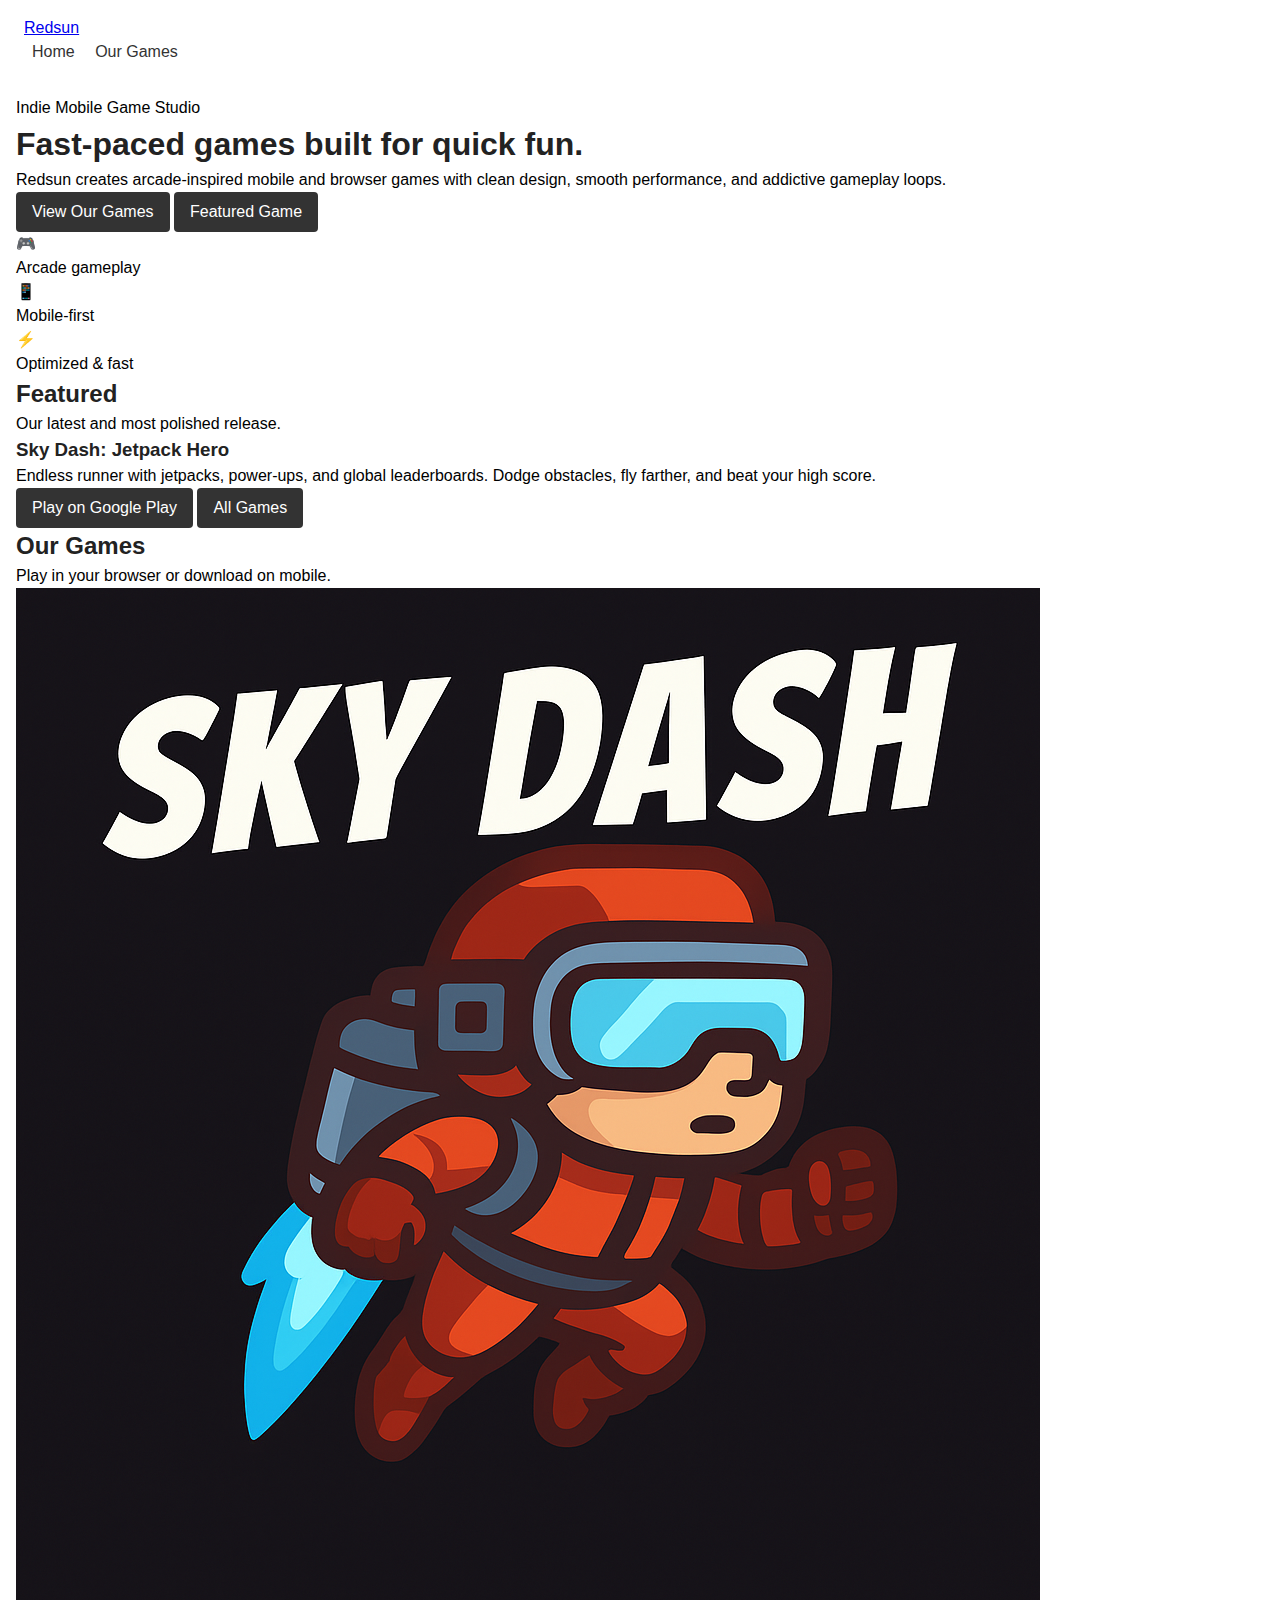
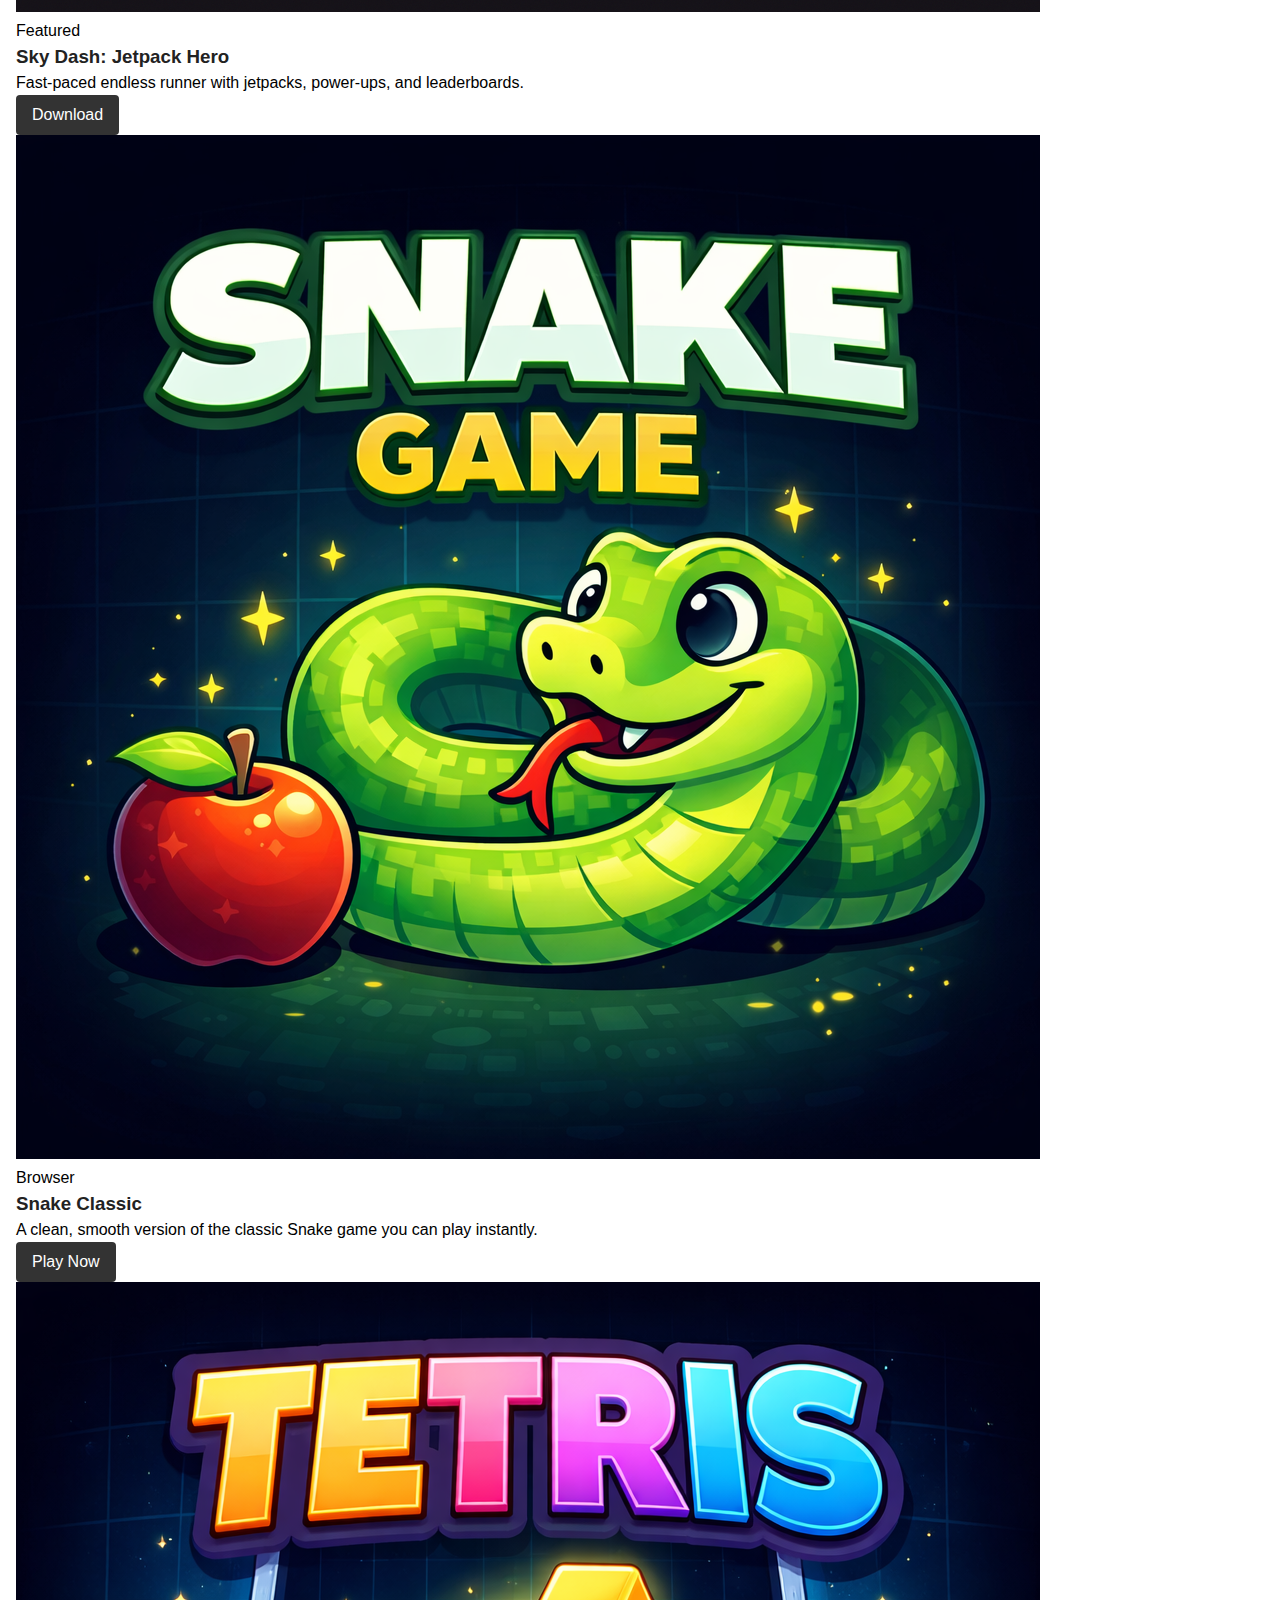
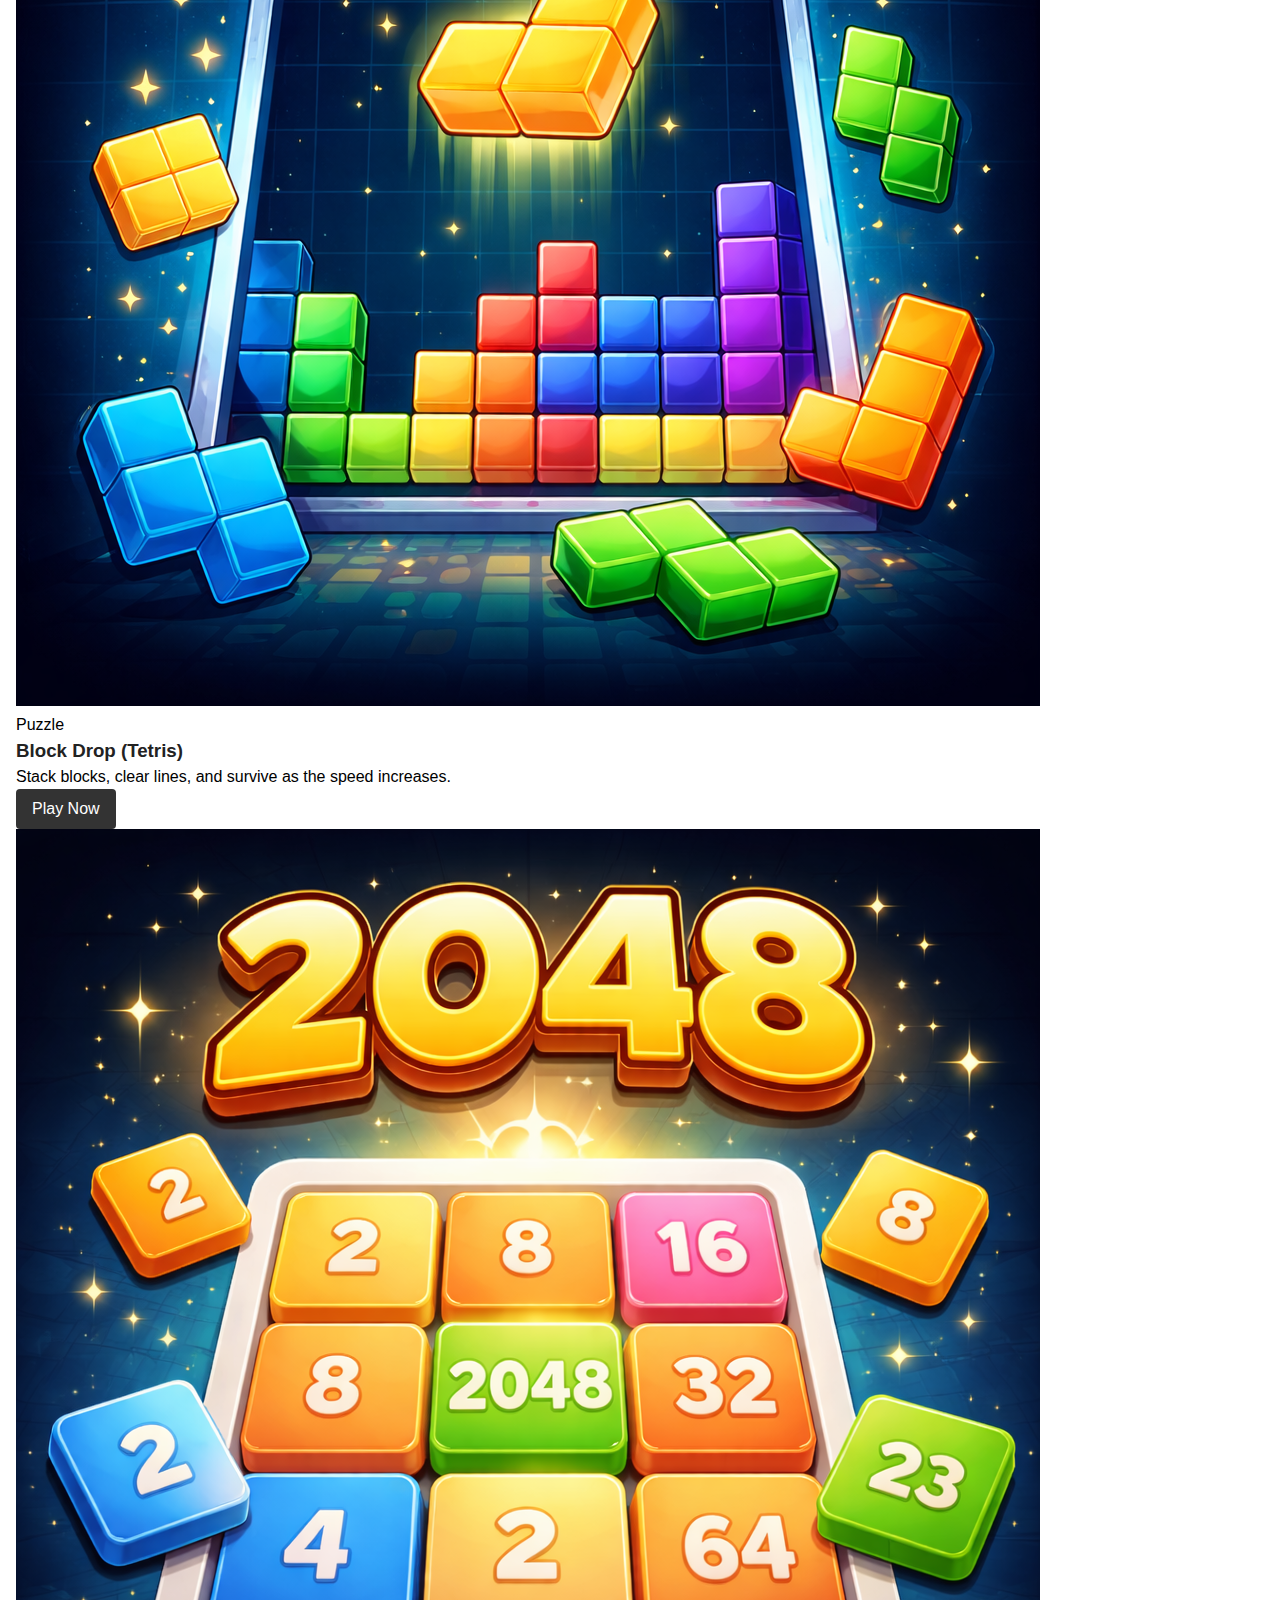
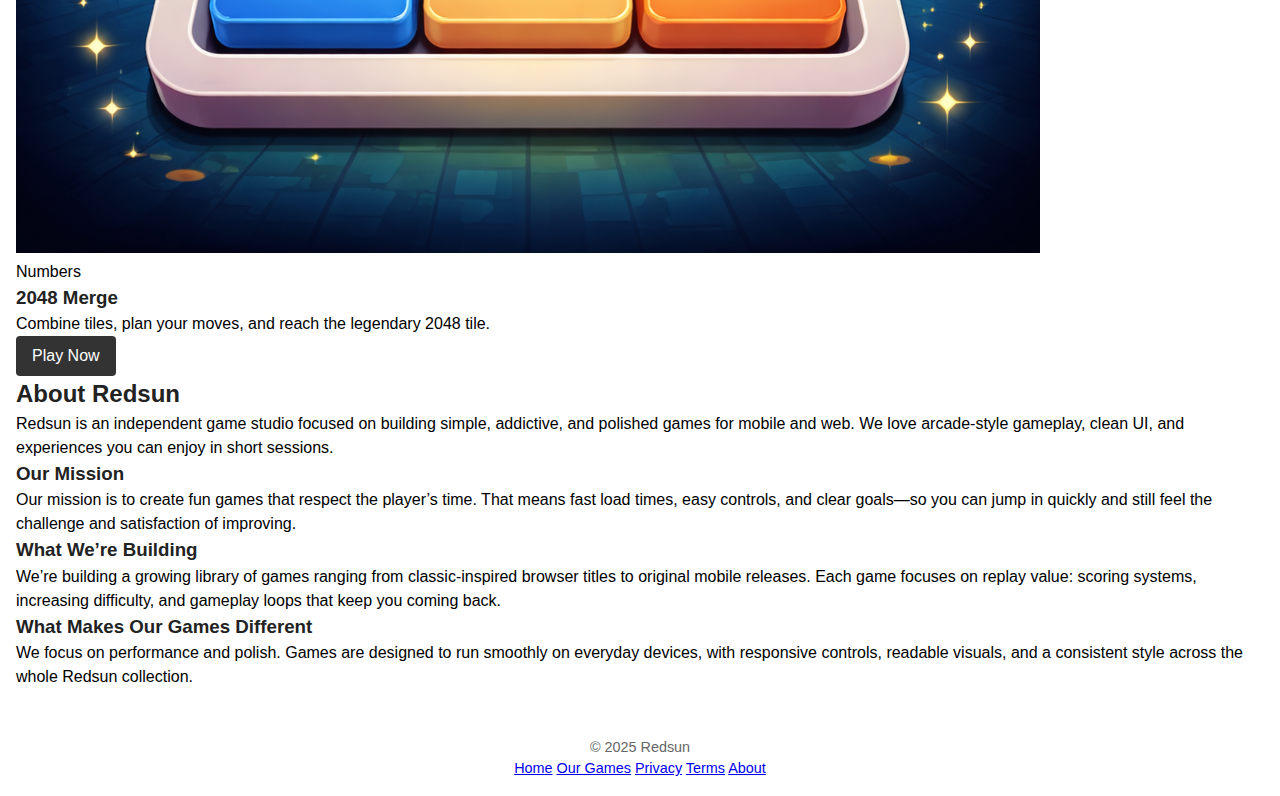
<file: index.html>
<!DOCTYPE html>
<html lang="en">
<head>
  <meta charset="UTF-8" />
  <meta name="viewport" content="width=device-width, initial-scale=1.0" />
  <title>Redsun — Mobile Game Studio</title>
  <link rel="stylesheet" href="assets/css/styles.css" />
  <script async src="https://pagead2.googlesyndication.com/pagead/js/adsbygoogle.js?client=ca-pub-1841213306697640"
  crossorigin="anonymous"></script>
</head>

<body>
  <!-- Top Nav -->
  <header class="topbar">
    <div class="container nav-wrap">
      <a class="brand" href="index.html">
        <span class="brand-dot"></span>
        <span class="brand-name">Redsun</span>
      </a>

      <nav class="nav">
        <a href="index.html" class="nav-link active">Home</a>
        <a href="apps.html" class="nav-link">Our Games</a>
      </nav>
    </div>
  </header>

  <main>
    <!-- HERO -->
    <section class="hero">
      <div class="container hero-grid">
        <div class="hero-left">
          <p class="pill">Indie Mobile Game Studio</p>
          <h1>Fast-paced games built for quick fun.</h1>
          <p class="subtext">
            Redsun creates arcade-inspired mobile and browser games with clean design,
            smooth performance, and addictive gameplay loops.
          </p>

          <div class="cta-row">
            <a href="apps.html" class="btn btn-primary">View Our Games</a>
            <a href="#featured" class="btn btn-ghost">Featured Game</a>
          </div>

          <div class="mini-stats">
            <div class="stat">
              <div class="stat-num">🎮</div>
              <div class="stat-text">Arcade gameplay</div>
            </div>
            <div class="stat">
              <div class="stat-num">📱</div>
              <div class="stat-text">Mobile-first</div>
            </div>
            <div class="stat">
              <div class="stat-num">⚡</div>
              <div class="stat-text">Optimized & fast</div>
            </div>
          </div>
        </div>

        <div class="hero-right">
          <div class="hero-card">
            <div class="glow"></div>
            <h2>Featured</h2>
            <p class="muted">
              Our latest and most polished release.
            </p>

            <h3 class="game-title">Sky Dash: Jetpack Hero</h3>
            <p class="muted">
              Endless runner with jetpacks, power-ups, and global leaderboards.
              Dodge obstacles, fly farther, and beat your high score.
            </p>

            <div class="btn-row">
              <a
                href="https://play.google.com/store/apps/details?id=redsun.skydash"
                target="_blank"
                class="btn btn-primary"
              >
                Play on Google Play
              </a>
              <a href="apps.html" class="btn btn-ghost">All Games</a>
            </div>
          </div>
        </div>
      </div>
    </section>

    <!-- FEATURED GAMES -->
    <section class="section" id="featured">
      <div class="container">
        <div class="section-head">
          <h2>Our Games</h2>
          <p class="muted">
            Play in your browser or download on mobile.
          </p>
        </div>

        <div class="games-grid">
          <!-- Sky Dash -->
          <article class="game-card">
            <div class="game-thumb">
              <img src="assets/images/sky-dash.png" alt="Sky Dash: Jetpack Hero">
            </div>
            <span class="tag tag-hot">Featured</span>
            <h3 class="game-title">Sky Dash: Jetpack Hero</h3>
            <p class="muted">
              Fast-paced endless runner with jetpacks, power-ups, and leaderboards.
            </p>
            <a
              href="https://play.google.com/store/apps/details?id=redsun.skydash"
              target="_blank"
              class="btn btn-primary"
            >
              Download
            </a>
          </article>

          <!-- Snake -->
          <article class="game-card">
            <div class="game-thumb">
              <img src="assets/images/snake.png" alt="Snake Classic">
            </div>
            <span class="tag">Browser</span>
            <h3 class="game-title">Snake Classic</h3>
            <p class="muted">
              A clean, smooth version of the classic Snake game you can play instantly.
            </p>
            <a href="snake.html" class="btn btn-primary">Play Now</a>
          </article>

          <!-- Tetris -->
          <article class="game-card">
            <div class="game-thumb">
              <img src="assets/images/tetris.png" alt="Block Drop">
            </div>
            <span class="tag">Puzzle</span>
            <h3 class="game-title">Block Drop (Tetris)</h3>
            <p class="muted">
              Stack blocks, clear lines, and survive as the speed increases.
            </p>
            <a href="tetris.html" class="btn btn-primary">Play Now</a>
          </article>

          <!-- 2048 -->
          <article class="game-card">
            <div class="game-thumb">
              <img src="assets/images/2048.png" alt="2048 Merge">
            </div>
            <span class="tag">Numbers</span>
            <h3 class="game-title">2048 Merge</h3>
            <p class="muted">
              Combine tiles, plan your moves, and reach the legendary 2048 tile.
            </p>
            <a href="2048.html" class="btn btn-primary">Play Now</a>
          </article>
        </div>
      </div>
    </section>
  </main>
  
  <section class="section" id="about">
  <div class="container">
    <div class="section-head">
      <h2>About Redsun</h2>
      <p class="muted">
        Redsun is an independent game studio focused on building simple, addictive, and polished games for mobile and web.
        We love arcade-style gameplay, clean UI, and experiences you can enjoy in short sessions.
      </p>
    </div>

    <div class="games-grid">
      <article class="game-card">
        <h3 class="game-title">Our Mission</h3>
        <p class="muted">
          Our mission is to create fun games that respect the player’s time. That means fast load times, easy controls,
          and clear goals—so you can jump in quickly and still feel the challenge and satisfaction of improving.
        </p>
      </article>

      <article class="game-card">
        <h3 class="game-title">What We’re Building</h3>
        <p class="muted">
          We’re building a growing library of games ranging from classic-inspired browser titles to original mobile releases.
          Each game focuses on replay value: scoring systems, increasing difficulty, and gameplay loops that keep you coming back.
        </p>
      </article>

      <article class="game-card">
        <h3 class="game-title">What Makes Our Games Different</h3>
        <p class="muted">
          We focus on performance and polish. Games are designed to run smoothly on everyday devices, with responsive controls,
          readable visuals, and a consistent style across the whole Redsun collection.
        </p>
      </article>
    </div>
  </div>
</section>

  <footer class="footer">
    <div class="container footer-wrap">
      <p class="muted">© 2025 Redsun</p>
      <div class="footer-links">
        <a href="index.html">Home</a>
        <a href="apps.html">Our Games</a>
        <a href="privacy.html">Privacy</a>
        <a href="terms.html">Terms</a>
        <a href="about.html">About</a>
      </div>
    </div>
  </footer>
</body>
</html>
</file>
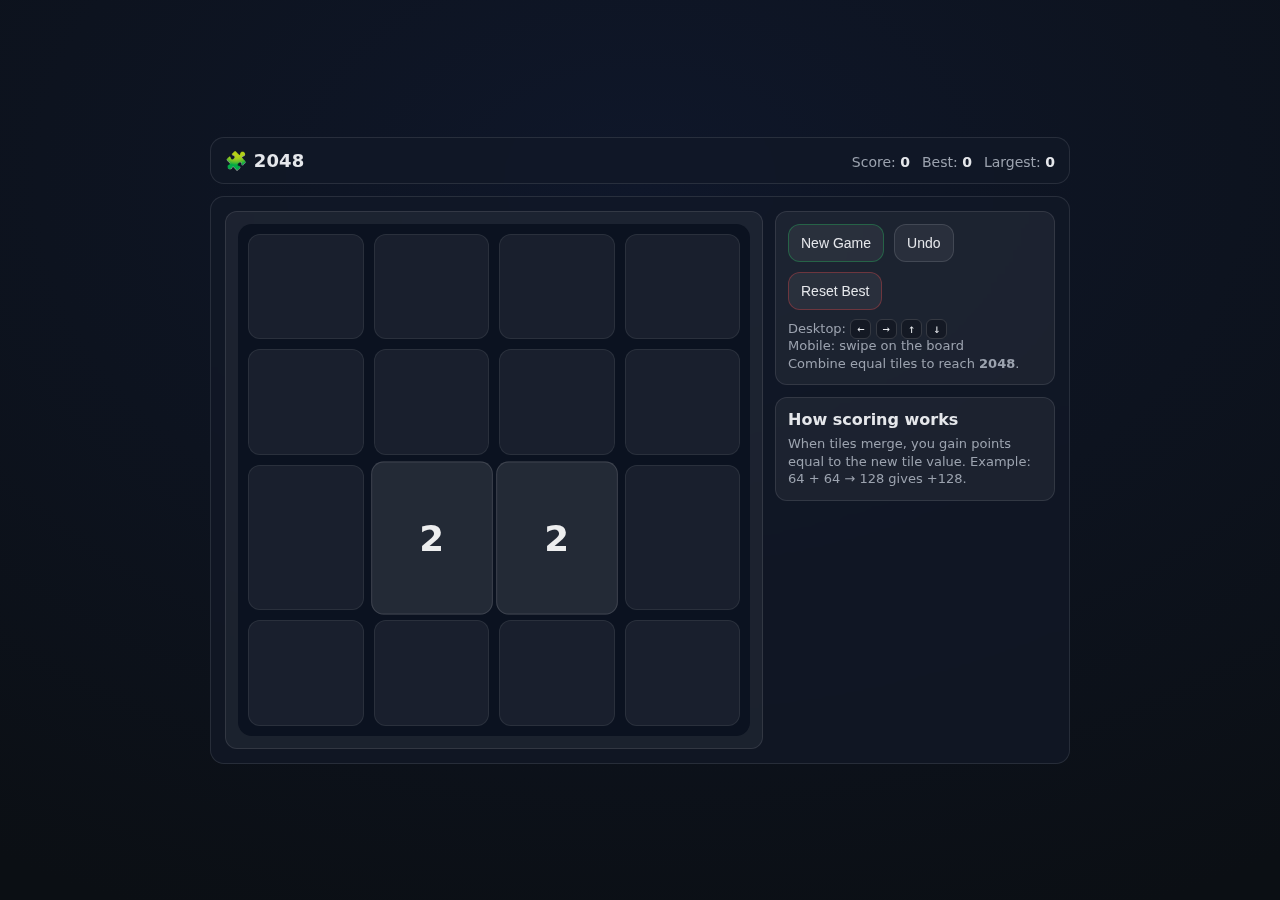
<file: 2048.html>
<!doctype html>
<html lang="en">
<head>
  <meta charset="utf-8"/>
  <meta name="viewport" content="width=device-width, initial-scale=1"/>
  <title>2048</title>
  <style>
    :root{
      --bg:#0b0f14;
      --panel:#111827;
      --text:#e5e7eb;
      --muted:#9ca3af;
      --border: rgba(255,255,255,0.10);

      --board:#0b1220;
      --cell: rgba(255,255,255,0.06);
      --cell-border: rgba(255,255,255,0.08);

      --btn: rgba(255,255,255,0.06);
      --btn-border: rgba(255,255,255,0.12);
      --accent: #22c55e;
      --danger: #ef4444;
    }

    *{ box-sizing:border-box; }
    body{
      margin:0;
      min-height:100vh;
      display:grid;
      place-items:center;
      padding:16px;
      background: radial-gradient(1200px 800px at 50% 20%, #0f172a, var(--bg));
      color:var(--text);
      font-family: system-ui,-apple-system,Segoe UI,Roboto,Arial,sans-serif;
    }
    .wrap{ width:min(860px,100%); display:grid; gap:12px; }
    header{
      display:flex; justify-content:space-between; align-items:baseline; gap:12px;
      padding:12px 14px;
      border:1px solid var(--border);
      border-radius:14px;
      background: rgba(17,24,39,0.75);
      backdrop-filter: blur(8px);
    }
    header h1{ margin:0; font-size:18px; letter-spacing:0.2px; }
    .stats{
      display:flex; gap:12px; flex-wrap:wrap;
      color:var(--muted); font-size:14px;
      justify-content:flex-end;
    }
    .stats b{ color:var(--text); }

    .panel{
      display:grid; gap:12px;
      padding:14px;
      border:1px solid var(--border);
      border-radius:14px;
      background: rgba(17,24,39,0.75);
      backdrop-filter: blur(8px);
    }

    .layout{
      display:grid;
      grid-template-columns: 1fr 280px;
      gap:12px;
      align-items:start;
    }
    @media (max-width: 860px){
      .layout{ grid-template-columns: 1fr; }
    }

    .board-wrap{
      border:1px solid var(--border);
      border-radius:12px;
      background: rgba(255,255,255,0.05);
      padding:12px;
    }

    .board{
      width: min(520px, 100%);
      aspect-ratio: 1 / 1;
      background: var(--board);
      border-radius: 14px;
      padding: 10px;
      display:grid;
      grid-template-columns: repeat(4, 1fr);
      gap: 10px;
      margin: 0 auto;
      position: relative;
      touch-action: none; /* for swipe */
    }

    .cell{
      background: var(--cell);
      border: 1px solid var(--cell-border);
      border-radius: 12px;
      display:grid;
      place-items:center;
      font-weight:800;
      font-size: clamp(18px, 4vw, 34px);
      color: rgba(255,255,255,0.92);
      user-select:none;
      transition: transform .08s ease, background .15s ease, border-color .15s ease;
    }

    .cell.pop { transform: scale(1.05); }

    .side{
      display:grid;
      gap:12px;
    }
    .box{
      border:1px solid var(--border);
      border-radius:12px;
      background: rgba(255,255,255,0.05);
      padding:12px;
    }
    .controls{
      display:flex; gap:10px; flex-wrap:wrap; align-items:center;
    }
    button{
      border:1px solid var(--btn-border);
      background: var(--btn);
      color: var(--text);
      padding: 10px 12px;
      border-radius: 12px;
      font-size: 14px;
      cursor: pointer;
    }
    button:hover{ border-color: rgba(255,255,255,0.22); }
    button.primary{ border-color: rgba(34,197,94,0.35); }
    button.primary:hover{ border-color: rgba(34,197,94,0.6); }
    button.danger{ border-color: rgba(239,68,68,0.35); }
    button.danger:hover{ border-color: rgba(239,68,68,0.6); }

    .hint{
      color: var(--muted);
      font-size: 13px;
      line-height: 1.35;
    }
    .kbd{
      font-family: ui-monospace, SFMono-Regular, Menlo, Consolas, monospace;
      font-size: 12px;
      padding: 2px 6px;
      border-radius: 6px;
      border: 1px solid rgba(255,255,255,0.14);
      background: rgba(0,0,0,0.25);
      color: var(--text);
    }

    .overlay{
      position:absolute;
      inset: 10px;
      display:none;
      border-radius: 14px;
      background: rgba(0,0,0,0.55);
      border: 1px solid rgba(255,255,255,0.10);
      place-items:center;
      text-align:center;
      padding: 18px;
    }
    .overlay.show{ display:grid; }
    .overlay h2{ margin:0 0 8px 0; font-size: 34px; }
    .overlay p{ margin:0 0 14px 0; color: rgba(255,255,255,0.85); }
  </style>
</head>
<body>
  <div class="wrap">
    <header>
      <h1>🧩 2048</h1>
      <div class="stats">
        <div>Score: <b id="score">0</b></div>
        <div>Best: <b id="best">0</b></div>
        <div>Largest: <b id="largest">0</b></div>
      </div>
    </header>

    <div class="panel">
      <div class="layout">
        <div class="board-wrap">
          <div id="board" class="board" aria-label="2048 board">
            <!-- cells injected -->
            <div id="overlay" class="overlay" role="dialog" aria-live="polite">
              <div>
                <h2 id="ovTitle">Game Over</h2>
                <p id="ovText">No more moves.</p>
                <div class="controls" style="justify-content:center;">
                  <button class="primary" id="againBtn">Play Again</button>
                </div>
              </div>
            </div>
          </div>
        </div>

        <div class="side">
          <div class="box">
            <div class="controls">
              <button class="primary" id="newBtn">New Game</button>
              <button id="undoBtn">Undo</button>
              <button class="danger" id="resetBestBtn">Reset Best</button>
            </div>
            <div class="hint" style="margin-top:10px;">
              Desktop: <span class="kbd">←</span> <span class="kbd">→</span> <span class="kbd">↑</span> <span class="kbd">↓</span><br/>
              Mobile: swipe on the board<br/>
              Combine equal tiles to reach <b>2048</b>.
            </div>
          </div>

          <div class="box">
            <div style="font-weight:800; margin-bottom:6px;">How scoring works</div>
            <div class="hint">
              When tiles merge, you gain points equal to the new tile value.
              Example: 64 + 64 → 128 gives +128.
            </div>
          </div>
        </div>
      </div>
    </div>
  </div>

<script>
(() => {
  const SIZE = 4;

  const boardEl = document.getElementById("board");
  const overlayEl = document.getElementById("overlay");
  const ovTitleEl = document.getElementById("ovTitle");
  const ovTextEl  = document.getElementById("ovText");

  const scoreEl   = document.getElementById("score");
  const bestEl    = document.getElementById("best");
  const largestEl = document.getElementById("largest");

  const newBtn = document.getElementById("newBtn");
  const undoBtn = document.getElementById("undoBtn");
  const resetBestBtn = document.getElementById("resetBestBtn");
  const againBtn = document.getElementById("againBtn");

  // Create 16 cell divs
  const cells = [];
  for (let i = 0; i < SIZE * SIZE; i++) {
    const d = document.createElement("div");
    d.className = "cell";
    d.textContent = "";
    boardEl.appendChild(d);
    cells.push(d);
  }

  // Game state
  let grid, score, best, largest;
  let prevState = null; // for undo
  let won = false;

  function loadBest() {
    const v = localStorage.getItem("g2048_best");
    best = v ? Number(v) : 0;
    bestEl.textContent = best;
  }
  function saveBest() {
    localStorage.setItem("g2048_best", String(best));
    bestEl.textContent = best;
  }

  function emptyGrid() {
    return Array.from({ length: SIZE }, () => Array(SIZE).fill(0));
  }

  function cloneState() {
    return {
      grid: grid.map(r => r.slice()),
      score,
      largest,
      won
    };
  }
  function restoreState(s) {
    grid = s.grid.map(r => r.slice());
    score = s.score;
    largest = s.largest;
    won = s.won;
    updateHUD();
    render(true);
  }

  function randEmptyCell() {
    const empties = [];
    for (let r = 0; r < SIZE; r++) {
      for (let c = 0; c < SIZE; c++) {
        if (grid[r][c] === 0) empties.push([r,c]);
      }
    }
    if (empties.length === 0) return null;
    return empties[(Math.random() * empties.length) | 0];
  }

  function addRandomTile() {
    const spot = randEmptyCell();
    if (!spot) return false;
    const [r,c] = spot;
    grid[r][c] = Math.random() < 0.9 ? 2 : 4;
    return true;
  }

  function newGame() {
    grid = emptyGrid();
    score = 0;
    largest = 0;
    won = false;
    prevState = null;
    overlay(false);

    addRandomTile();
    addRandomTile();
    updateHUD();
    render(true);
  }

  function updateHUD() {
    scoreEl.textContent = score;
    largestEl.textContent = largest;
    if (score > best) { best = score; saveBest(); }
  }

  function overlay(show, title="Game Over", text="No more moves.") {
    overlayEl.classList.toggle("show", !!show);
    ovTitleEl.textContent = title;
    ovTextEl.textContent = text;
  }

  function tileStyle(v) {
    // 2048-like palette but dark-theme friendly
    const map = {
      0:  { bg: "rgba(255,255,255,0.06)", border: "rgba(255,255,255,0.08)", color: "rgba(255,255,255,0.0)" },
      2:  { bg: "rgba(255,255,255,0.10)", border: "rgba(255,255,255,0.12)", color: "rgba(255,255,255,0.92)" },
      4:  { bg: "rgba(96,165,250,0.18)", border: "rgba(96,165,250,0.25)", color: "rgba(255,255,255,0.94)" },
      8:  { bg: "rgba(52,211,153,0.22)", border: "rgba(52,211,153,0.30)", color: "rgba(255,255,255,0.95)" },
      16: { bg: "rgba(251,146,60,0.26)", border: "rgba(251,146,60,0.35)", color: "rgba(255,255,255,0.96)" },
      32: { bg: "rgba(248,113,113,0.28)", border: "rgba(248,113,113,0.38)", color: "rgba(255,255,255,0.96)" },
      64: { bg: "rgba(167,139,250,0.30)", border: "rgba(167,139,250,0.42)", color: "rgba(255,255,255,0.97)" },
      128:{ bg: "rgba(34,197,94,0.30)", border: "rgba(34,197,94,0.45)", color: "rgba(255,255,255,0.98)" },
      256:{ bg: "rgba(59,130,246,0.34)", border: "rgba(59,130,246,0.48)", color: "rgba(255,255,255,0.98)" },
      512:{ bg: "rgba(245,158,11,0.36)", border: "rgba(245,158,11,0.50)", color: "rgba(255,255,255,0.98)" },
      1024:{ bg:"rgba(239,68,68,0.38)", border:"rgba(239,68,68,0.55)", color:"rgba(255,255,255,0.98)" },
      2048:{ bg:"rgba(34,197,94,0.45)", border:"rgba(34,197,94,0.70)", color:"rgba(255,255,255,0.99)" }
    };
    if (map[v]) return map[v];
    // beyond 2048
    return { bg:"rgba(255,255,255,0.20)", border:"rgba(255,255,255,0.30)", color:"rgba(255,255,255,0.99)" };
  }

  function render(pop=false) {
    let idx = 0;
    for (let r = 0; r < SIZE; r++) {
      for (let c = 0; c < SIZE; c++) {
        const v = grid[r][c];
        const cell = cells[idx++];
        const s = tileStyle(v);

        cell.style.background = s.bg;
        cell.style.borderColor = s.border;
        cell.style.color = s.color;

        cell.textContent = v === 0 ? "" : String(v);

        if (pop && v !== 0) {
          cell.classList.remove("pop");
          // force reflow
          void cell.offsetWidth;
          cell.classList.add("pop");
        } else {
          cell.classList.remove("pop");
        }
      }
    }
  }

  function canMove() {
    // Any empty
    for (let r = 0; r < SIZE; r++) for (let c = 0; c < SIZE; c++) if (grid[r][c] === 0) return true;
    // Any mergeable adjacent
    for (let r = 0; r < SIZE; r++) {
      for (let c = 0; c < SIZE; c++) {
        const v = grid[r][c];
        if (r + 1 < SIZE && grid[r+1][c] === v) return true;
        if (c + 1 < SIZE && grid[r][c+1] === v) return true;
      }
    }
    return false;
  }

  function slideAndMerge(line) {
    // line: array of 4 numbers
    const filtered = line.filter(v => v !== 0);
    const out = [];
    let gained = 0;

    for (let i = 0; i < filtered.length; i++) {
      if (i + 1 < filtered.length && filtered[i] === filtered[i+1]) {
        const nv = filtered[i] * 2;
        out.push(nv);
        gained += nv;
        i++;
      } else {
        out.push(filtered[i]);
      }
    }

    while (out.length < SIZE) out.push(0);
    return { out, gained };
  }

  function move(dir) {
    // dir: "left" "right" "up" "down"
    const before = grid.map(r => r.slice());
    const beforeScore = score;
    const beforeLargest = largest;
    const beforeWon = won;

    let moved = false;
    let gainedTotal = 0;

    const applyLine = (getter, setter) => {
      const line = [];
      for (let i = 0; i < SIZE; i++) line.push(getter(i));
      const { out, gained } = slideAndMerge(line);
      gainedTotal += gained;

      for (let i = 0; i < SIZE; i++) {
        if (setter(i, out[i])) moved = true;
      }
    };

    if (dir === "left") {
      for (let r = 0; r < SIZE; r++) {
        applyLine(
          (i) => grid[r][i],
          (i, v) => {
            const changed = grid[r][i] !== v;
            grid[r][i] = v;
            return changed;
          }
        );
      }
    } else if (dir === "right") {
      for (let r = 0; r < SIZE; r++) {
        applyLine(
          (i) => grid[r][SIZE - 1 - i],
          (i, v) => {
            const c = SIZE - 1 - i;
            const changed = grid[r][c] !== v;
            grid[r][c] = v;
            return changed;
          }
        );
      }
    } else if (dir === "up") {
      for (let c = 0; c < SIZE; c++) {
        applyLine(
          (i) => grid[i][c],
          (i, v) => {
            const changed = grid[i][c] !== v;
            grid[i][c] = v;
            return changed;
          }
        );
      }
    } else if (dir === "down") {
      for (let c = 0; c < SIZE; c++) {
        applyLine(
          (i) => grid[SIZE - 1 - i][c],
          (i, v) => {
            const r = SIZE - 1 - i;
            const changed = grid[r][c] !== v;
            grid[r][c] = v;
            return changed;
          }
        );
      }
    }

    // If nothing changed, revert "moved" flag
    if (!moved) {
      grid = before;
      score = beforeScore;
      largest = beforeLargest;
      won = beforeWon;
      return false;
    }

    // Save previous state for undo
    prevState = { grid: before, score: beforeScore, largest: beforeLargest, won: beforeWon };

    score += gainedTotal;

    // update largest + win check
    largest = Math.max(largest, ...grid.flat());
    if (!won && grid.flat().some(v => v >= 2048)) {
      won = true;
      overlay(true, "You Win!", "Keep going for a bigger score.");
      // auto-hide after a moment (still playable)
      setTimeout(() => overlay(false), 1200);
    } else {
      overlay(false);
    }

    addRandomTile();
    largest = Math.max(largest, ...grid.flat());
    updateHUD();
    render(true);

    if (!canMove()) {
      overlay(true, "Game Over", "No more moves.");
    }

    return true;
  }

  function undo() {
    if (!prevState) return;
    restoreState(prevState);
    prevState = null;
    overlay(false);
  }

  // Keyboard
  document.addEventListener("keydown", (e) => {
    const k = e.key;
    if (overlayEl.classList.contains("show") && (k === "Enter" || k === " ")) {
      newGame();
      return;
    }
    if (k === "ArrowLeft") { e.preventDefault(); move("left"); }
    else if (k === "ArrowRight") { e.preventDefault(); move("right"); }
    else if (k === "ArrowUp") { e.preventDefault(); move("up"); }
    else if (k === "ArrowDown") { e.preventDefault(); move("down"); }
    else if (k.toLowerCase() === "u") { undo(); }
    else if (k.toLowerCase() === "n") { newGame(); }
  }, { passive:false });

  // Touch swipe
  let sx = 0, sy = 0, tracking = false;
  boardEl.addEventListener("pointerdown", (e) => {
    tracking = true;
    sx = e.clientX;
    sy = e.clientY;
    boardEl.setPointerCapture(e.pointerId);
  });
  boardEl.addEventListener("pointerup", (e) => {
    if (!tracking) return;
    tracking = false;
    const dx = e.clientX - sx;
    const dy = e.clientY - sy;
    const ax = Math.abs(dx), ay = Math.abs(dy);
    const TH = 24; // threshold
    if (Math.max(ax, ay) < TH) return;

    if (ax > ay) move(dx > 0 ? "right" : "left");
    else move(dy > 0 ? "down" : "up");
  });

  // Buttons
  newBtn.addEventListener("click", newGame);
  undoBtn.addEventListener("click", undo);
  resetBestBtn.addEventListener("click", () => {
    best = 0;
    saveBest();
    updateHUD();
  });
  againBtn.addEventListener("click", newGame);

  // Init
  loadBest();
  newGame();
})();
</script>
</body>
</html>
</file>
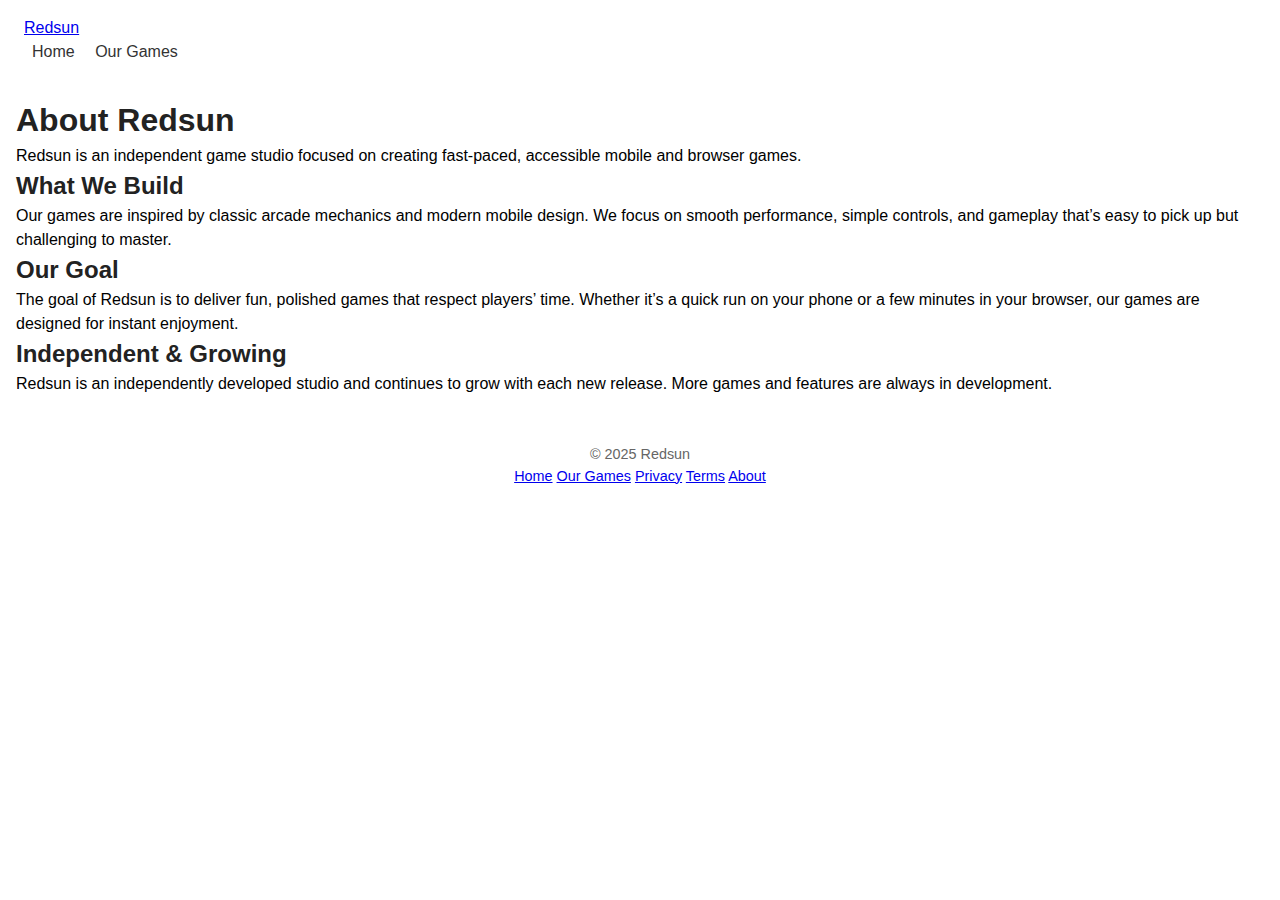
<file: about.html>
<!DOCTYPE html>
<html lang="en">
<head>
  <meta charset="UTF-8" />
  <meta name="viewport" content="width=device-width, initial-scale=1.0" />
  <title>About — Redsun</title>
  <link rel="stylesheet" href="assets/css/styles.css" />
</head>

<body>
  <header class="topbar">
    <div class="container nav-wrap">
      <a class="brand" href="index.html">
        <span class="brand-dot"></span>
        <span class="brand-name">Redsun</span>
      </a>
      <nav class="nav">
        <a href="index.html" class="nav-link">Home</a>
        <a href="apps.html" class="nav-link">Our Games</a>
      </nav>
    </div>
  </header>

  <main class="section">
    <div class="container">
      <h1>About Redsun</h1>

      <p class="muted">
        Redsun is an independent game studio focused on creating fast-paced,
        accessible mobile and browser games.
      </p>

      <h2>What We Build</h2>
      <p class="muted">
        Our games are inspired by classic arcade mechanics and modern mobile design.
        We focus on smooth performance, simple controls, and gameplay that’s easy to pick up
        but challenging to master.
      </p>

      <h2>Our Goal</h2>
      <p class="muted">
        The goal of Redsun is to deliver fun, polished games that respect players’ time.
        Whether it’s a quick run on your phone or a few minutes in your browser,
        our games are designed for instant enjoyment.
      </p>

      <h2>Independent & Growing</h2>
      <p class="muted">
        Redsun is an independently developed studio and continues to grow with each new release.
        More games and features are always in development.
      </p>
    </div>
  </main>

  <footer class="footer">
    <div class="container footer-wrap">
      <p class="muted">© 2025 Redsun</p>
      <div class="footer-links">
        <a href="index.html">Home</a>
        <a href="apps.html">Our Games</a>
        <a href="privacy.html">Privacy</a>
        <a href="terms.html">Terms</a>
        <a href="about.html">About</a>
      </div>
    </div>
  </footer>
</body>
</html>
</file>
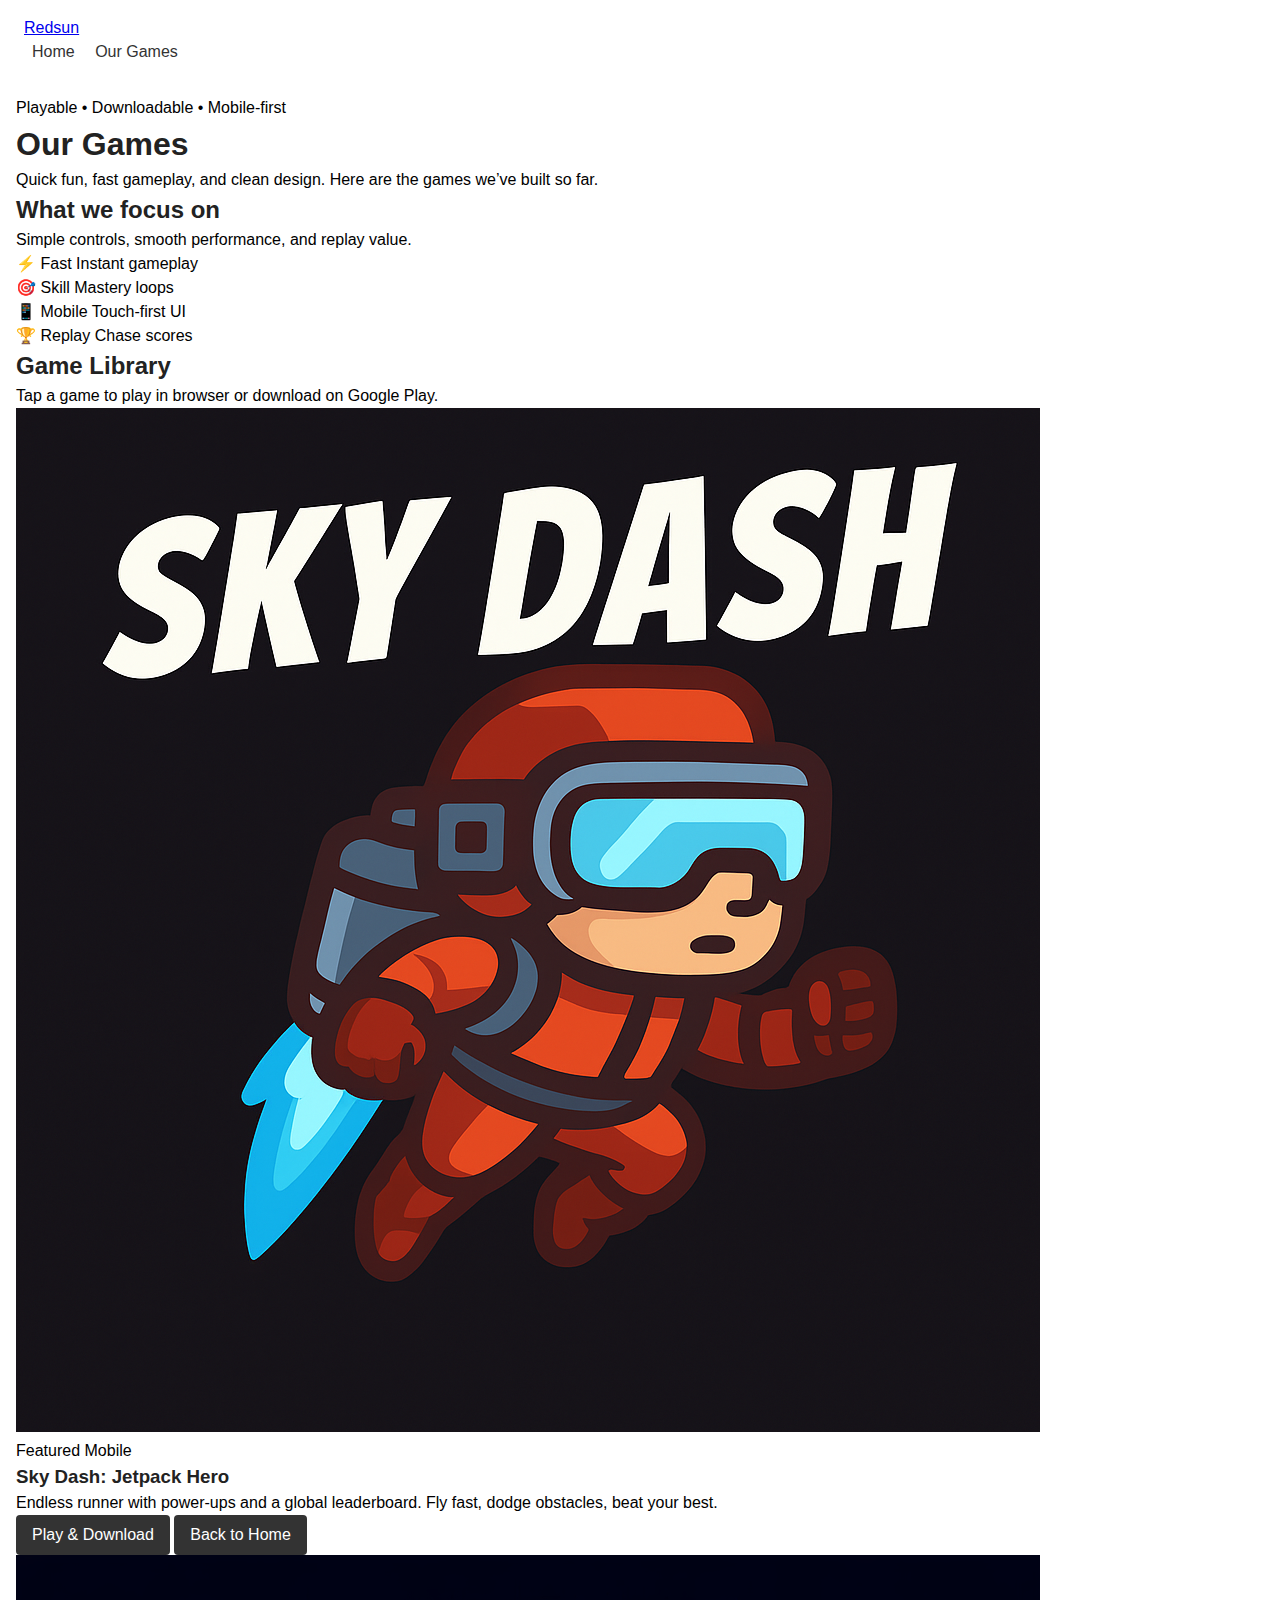
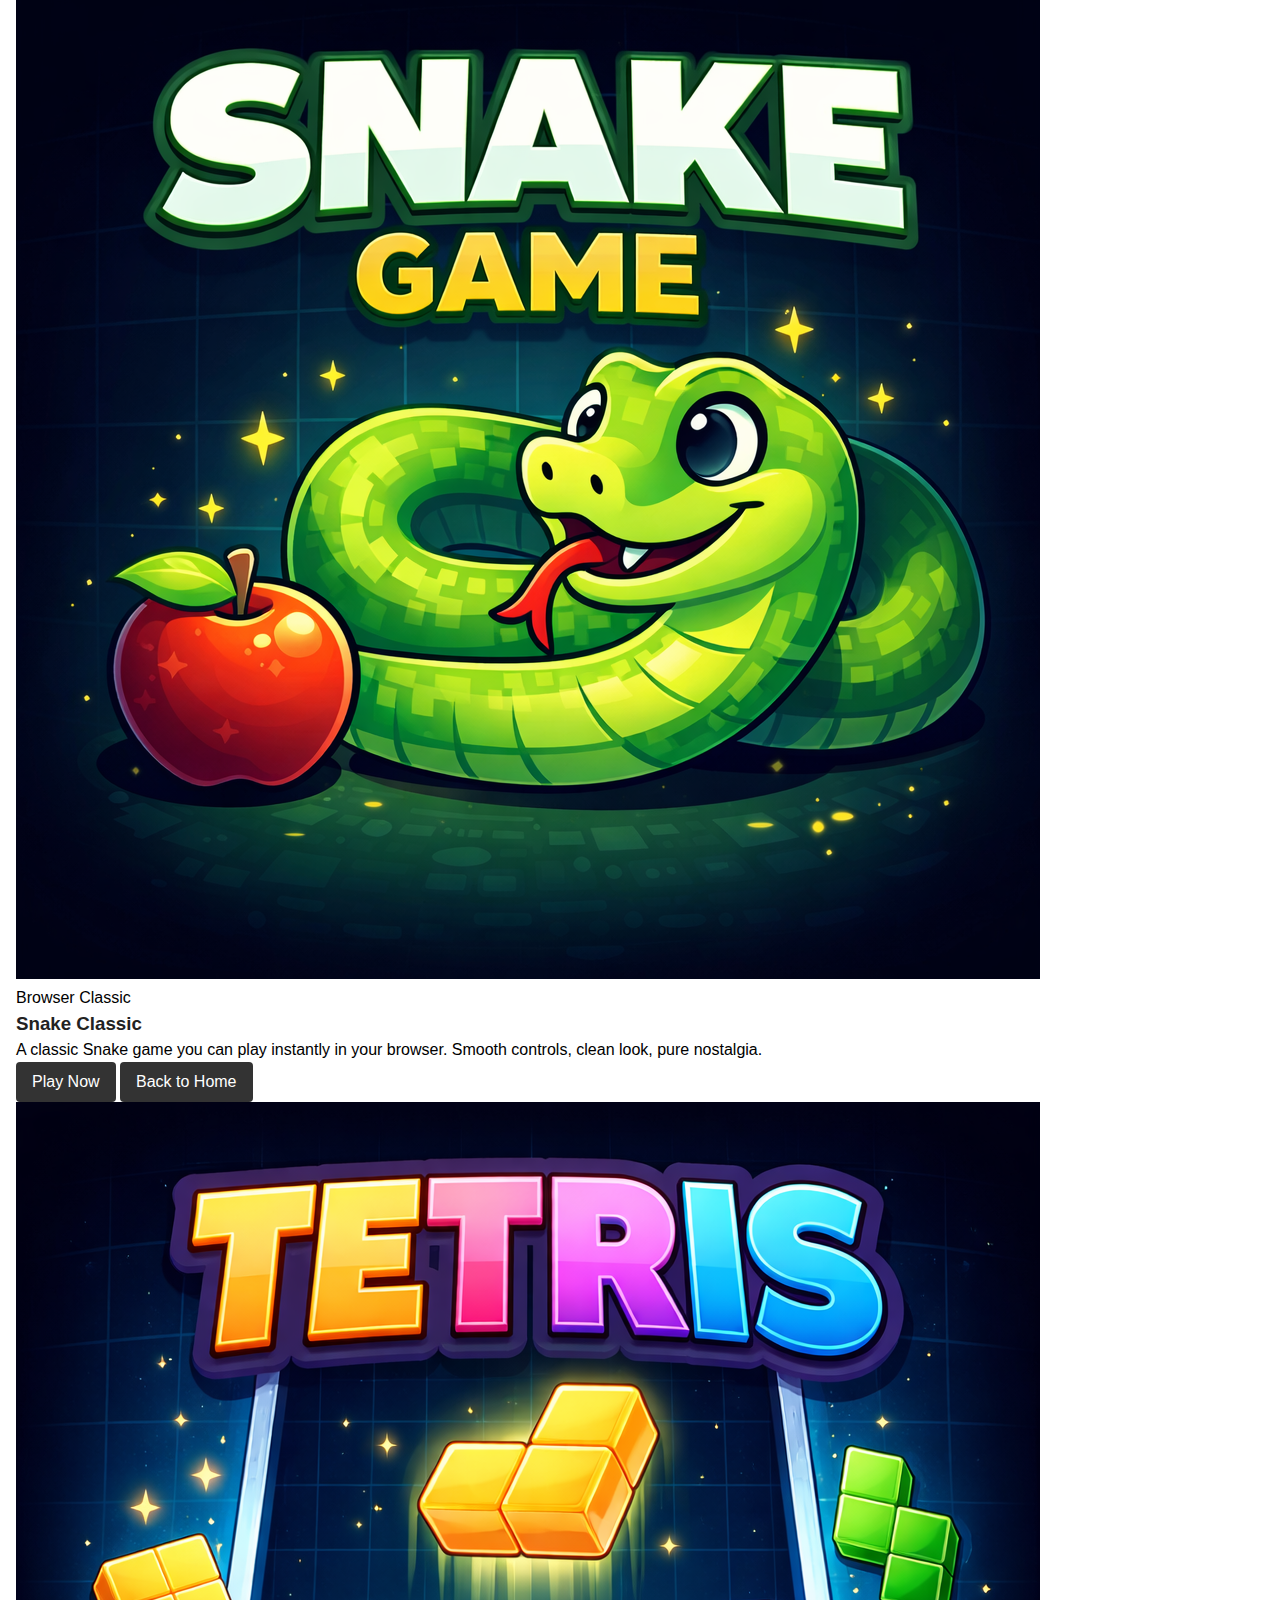
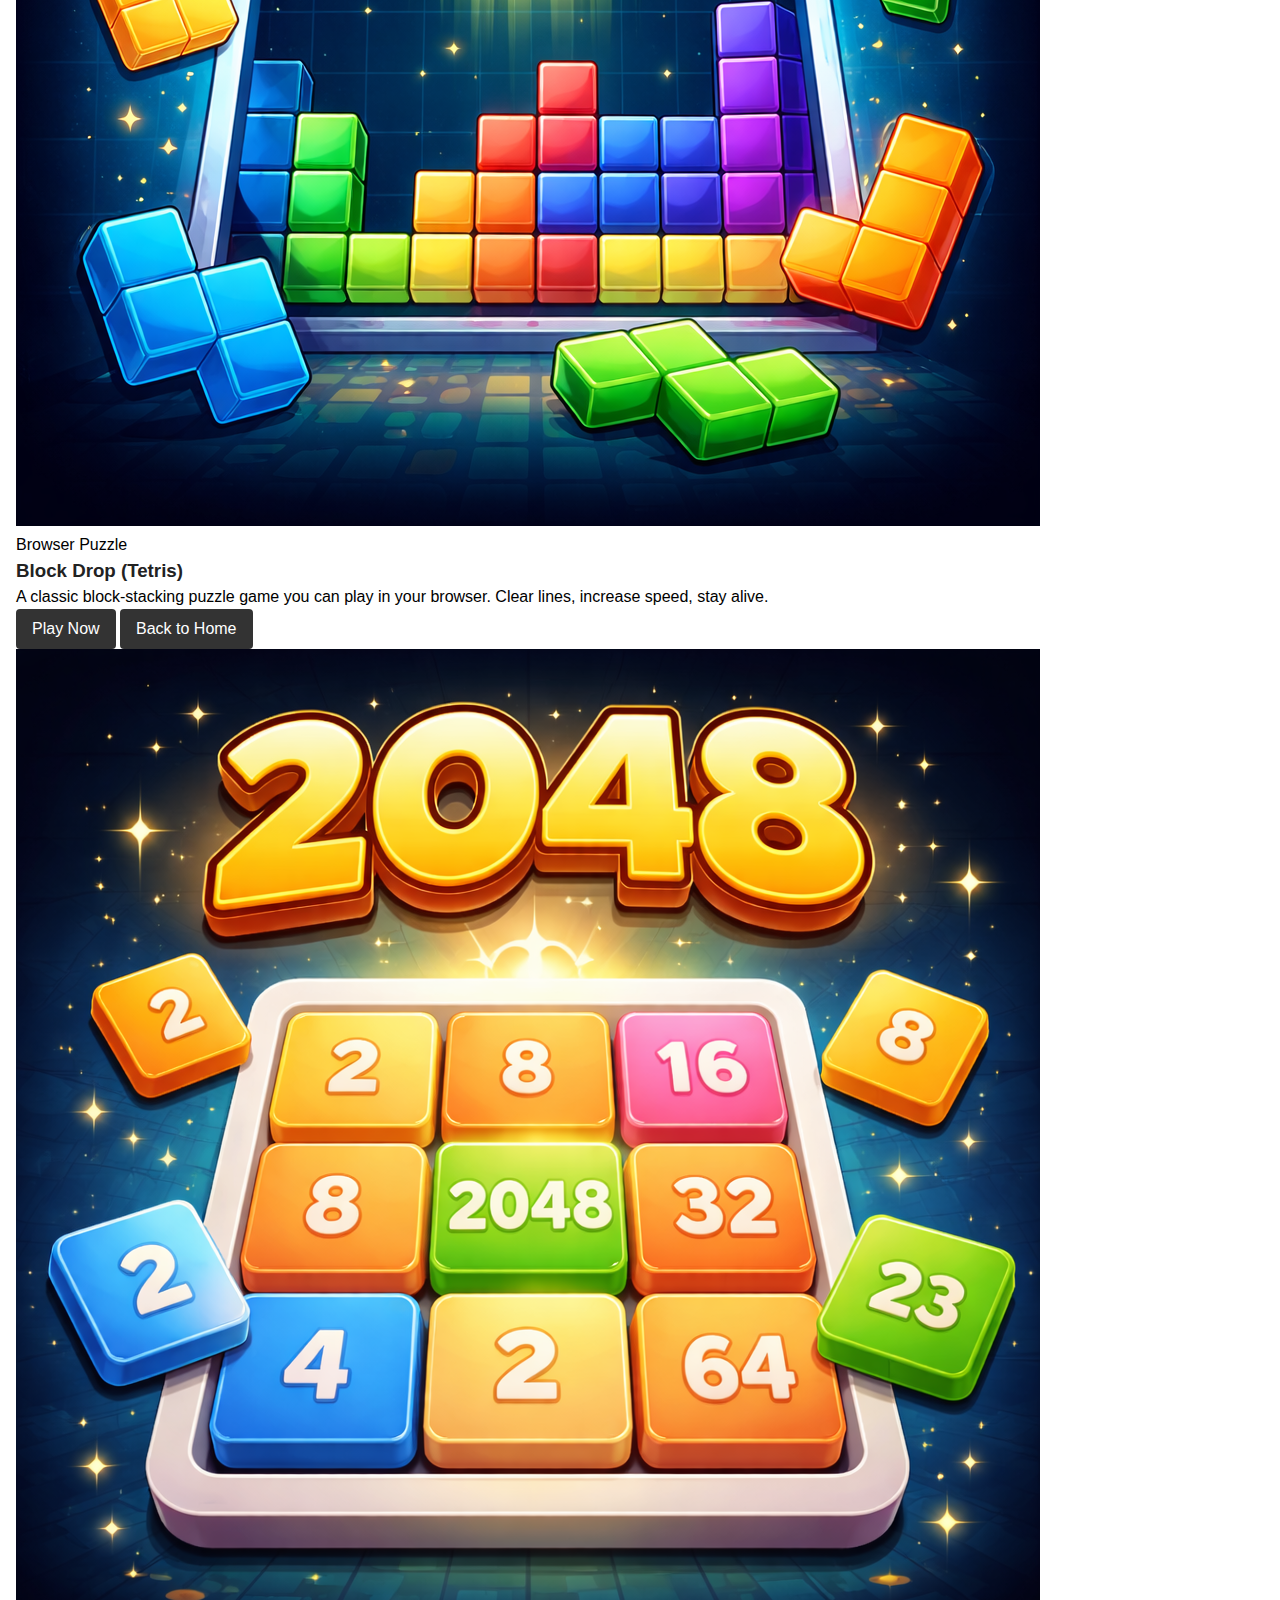
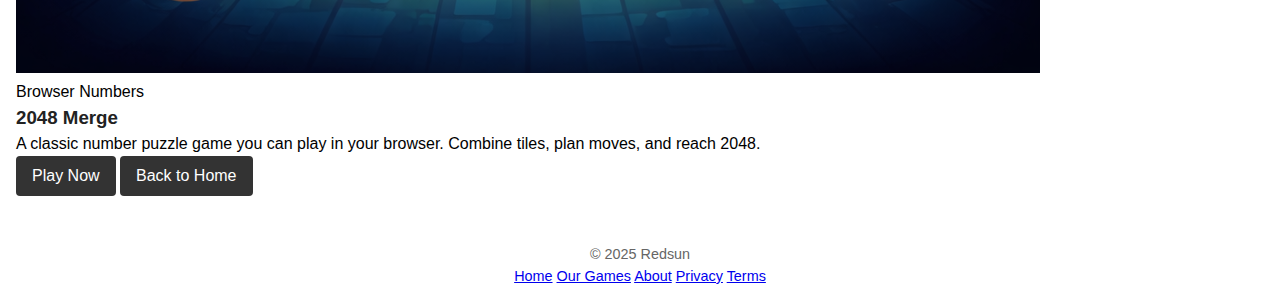
<file: apps.html>
<!DOCTYPE html>
<html lang="en">
<head>
  <meta charset="UTF-8" />
  <meta name="viewport" content="width=device-width, initial-scale=1.0" />
  <title>Our Games — Redsun</title>
  <link rel="stylesheet" href="assets/css/styles.css" />
</head>

<body>
  <!-- Top Nav -->
  <header class="topbar">
    <div class="container nav-wrap">
      <a class="brand" href="index.html">
        <span class="brand-dot" aria-hidden="true"></span>
        <span class="brand-name">Redsun</span>
      </a>

      <nav class="nav">
        <a href="index.html" class="nav-link">Home</a>
        <a href="apps.html" class="nav-link active">Our Games</a>
      </nav>
    </div>
  </header>

  <main>
    <!-- Page Hero -->
    <section class="hero hero-small">
      <div class="container hero-grid">
        <div class="hero-left">
          <p class="pill">Playable • Downloadable • Mobile-first</p>
          <h1>Our Games</h1>
          <p class="subtext">
            Quick fun, fast gameplay, and clean design. Here are the games we’ve built so far.
          </p>
        </div>

        <div class="hero-right">
          <div class="hero-card compact">
            <div class="glow"></div>
            <h2>What we focus on</h2>
            <p class="muted">Simple controls, smooth performance, and replay value.</p>

            <div class="card-grid small">
              <div class="tile">
                <span class="tile-emoji">⚡</span>
                <span class="tile-title">Fast</span>
                <span class="tile-sub">Instant gameplay</span>
              </div>
              <div class="tile">
                <span class="tile-emoji">🎯</span>
                <span class="tile-title">Skill</span>
                <span class="tile-sub">Mastery loops</span>
              </div>
              <div class="tile">
                <span class="tile-emoji">📱</span>
                <span class="tile-title">Mobile</span>
                <span class="tile-sub">Touch-first UI</span>
              </div>
              <div class="tile">
                <span class="tile-emoji">🏆</span>
                <span class="tile-title">Replay</span>
                <span class="tile-sub">Chase scores</span>
              </div>
            </div>
          </div>
        </div>
      </div>
    </section>

    <!-- Games Grid -->
    <section class="section">
      <div class="container">
        <div class="section-head">
          <h2>Game Library</h2>
          <p class="muted">Tap a game to play in browser or download on Google Play.</p>
        </div>

        <div class="games-grid">
          <!-- Sky Dash -->
          <article class="game-card">
            <div class="game-thumb">
              <img src="assets/images/sky-dash.png" alt="Sky Dash: Jetpack Hero" />
            </div>

            <div class="game-meta">
              <span class="tag tag-hot">Featured</span>
              <span class="tag">Mobile</span>
            </div>

            <h3 class="game-title">Sky Dash: Jetpack Hero</h3>
            <p class="muted">
              Endless runner with power-ups and a global leaderboard. Fly fast, dodge obstacles, beat your best.
            </p>

            <div class="btn-row">
              <a class="btn btn-primary" href="https://play.google.com/store/apps/details?id=redsun.skydash" target="_blank" rel="noopener">
                Play & Download
              </a>
              <a class="btn btn-ghost" href="index.html">Back to Home</a>
            </div>
          </article>

          <!-- Snake -->
          <article class="game-card">
            <div class="game-thumb">
              <img src="assets/images/snake.png" alt="Snake Game" />
            </div>

            <div class="game-meta">
              <span class="tag">Browser</span>
              <span class="tag">Classic</span>
            </div>

            <h3 class="game-title">Snake Classic</h3>
            <p class="muted">
              A classic Snake game you can play instantly in your browser. Smooth controls, clean look, pure nostalgia.
            </p>

            <div class="btn-row">
              <a class="btn btn-primary" href="snake.html">Play Now</a>
              <a class="btn btn-ghost" href="index.html">Back to Home</a>
            </div>
          </article>

          <!-- Tetris -->
          <article class="game-card">
            <div class="game-thumb">
              <img src="assets/images/tetris.png" alt="Tetris Game" />
            </div>

            <div class="game-meta">
              <span class="tag">Browser</span>
              <span class="tag">Puzzle</span>
            </div>

            <h3 class="game-title">Block Drop (Tetris)</h3>
            <p class="muted">
              A classic block-stacking puzzle game you can play in your browser. Clear lines, increase speed, stay alive.
            </p>

            <div class="btn-row">
              <a class="btn btn-primary" href="tetris.html">Play Now</a>
              <a class="btn btn-ghost" href="index.html">Back to Home</a>
            </div>
          </article>

          <!-- 2048 -->
          <article class="game-card">
            <div class="game-thumb">
              <img src="assets/images/2048.png" alt="2048 Game" />
            </div>

            <div class="game-meta">
              <span class="tag">Browser</span>
              <span class="tag">Numbers</span>
            </div>

            <h3 class="game-title">2048 Merge</h3>
            <p class="muted">
              A classic number puzzle game you can play in your browser. Combine tiles, plan moves, and reach 2048.
            </p>

            <div class="btn-row">
              <a class="btn btn-primary" href="2048.html">Play Now</a>
              <a class="btn btn-ghost" href="index.html">Back to Home</a>
            </div>
          </article>
        </div>
      </div>
    </section>
  </main>

  <footer class="footer">
    <div class="container footer-wrap">
      <p class="muted">© 2025 Redsun</p>
      <div class="footer-links">
        <a href="index.html">Home</a>
        <a href="apps.html">Our Games</a>
        <a href="about.html">About</a>
        <a href="privacy.html">Privacy</a>
        <a href="terms.html">Terms</a>
      </div>
    </div>
  </footer>
</body>
</html>
</file>
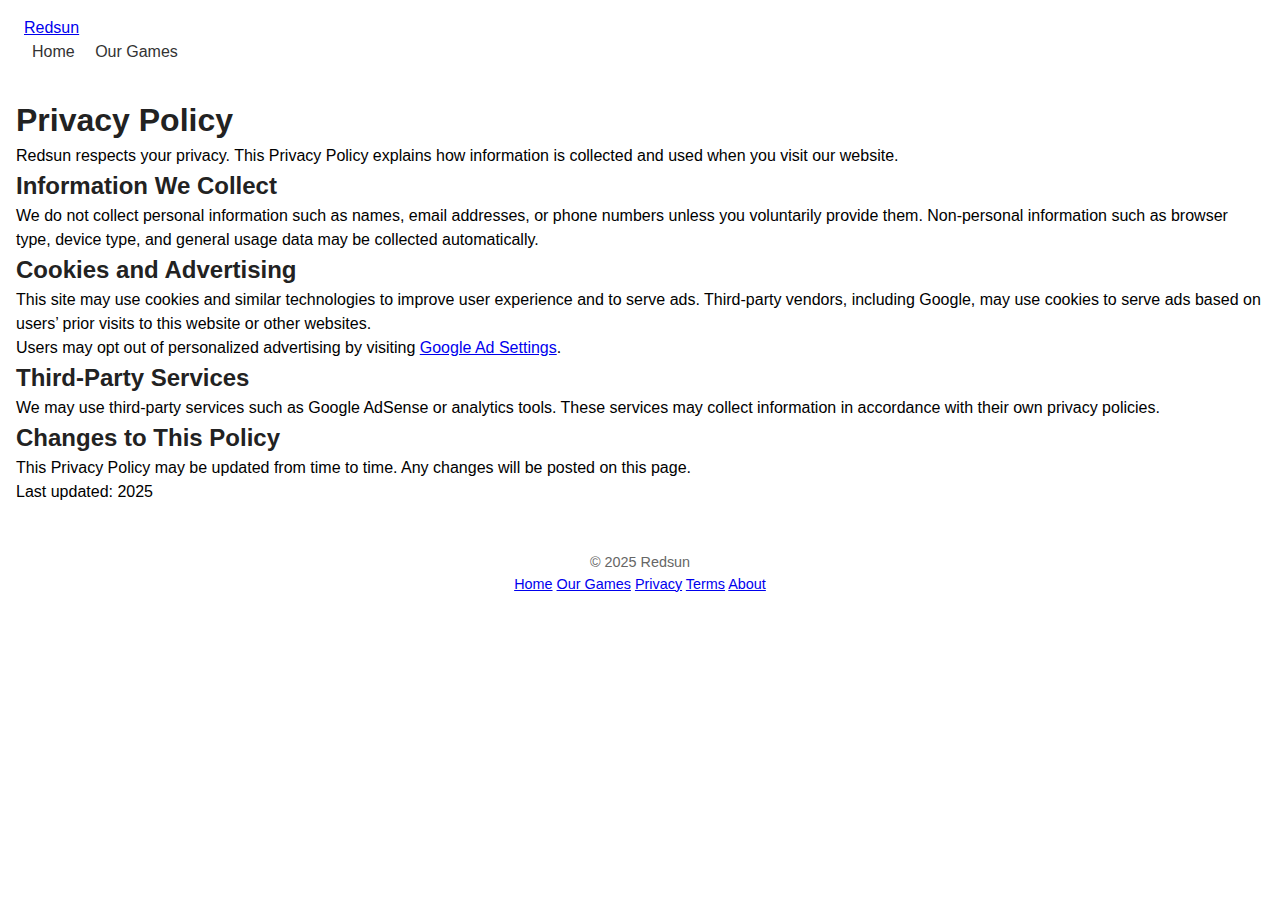
<file: privacy.html>
<!DOCTYPE html>
<html lang="en">
<head>
  <meta charset="UTF-8" />
  <meta name="viewport" content="width=device-width, initial-scale=1.0" />
  <title>Privacy Policy — Redsun</title>
  <link rel="stylesheet" href="assets/css/styles.css" />
</head>

<body>
  <header class="topbar">
    <div class="container nav-wrap">
      <a class="brand" href="index.html">
        <span class="brand-dot"></span>
        <span class="brand-name">Redsun</span>
      </a>
      <nav class="nav">
        <a href="index.html" class="nav-link">Home</a>
        <a href="apps.html" class="nav-link">Our Games</a>
      </nav>
    </div>
  </header>

  <main class="section">
    <div class="container">
      <h1>Privacy Policy</h1>

      <p class="muted">
        Redsun respects your privacy. This Privacy Policy explains how information is collected and used when you visit our website.
      </p>

      <h2>Information We Collect</h2>
      <p class="muted">
        We do not collect personal information such as names, email addresses, or phone numbers unless you voluntarily provide them.
        Non-personal information such as browser type, device type, and general usage data may be collected automatically.
      </p>

      <h2>Cookies and Advertising</h2>
      <p class="muted">
        This site may use cookies and similar technologies to improve user experience and to serve ads.
        Third-party vendors, including Google, may use cookies to serve ads based on users’ prior visits to this website or other websites.
      </p>

      <p class="muted">
        Users may opt out of personalized advertising by visiting
        <a href="https://adssettings.google.com" target="_blank" rel="noopener">Google Ad Settings</a>.
      </p>

      <h2>Third-Party Services</h2>
      <p class="muted">
        We may use third-party services such as Google AdSense or analytics tools.
        These services may collect information in accordance with their own privacy policies.
      </p>

      <h2>Changes to This Policy</h2>
      <p class="muted">
        This Privacy Policy may be updated from time to time. Any changes will be posted on this page.
      </p>

      <p class="muted">
        Last updated: 2025
      </p>
    </div>
  </main>

  <footer class="footer">
    <div class="container footer-wrap">
      <p class="muted">© 2025 Redsun</p>
      <div class="footer-links">
        <a href="index.html">Home</a>
        <a href="apps.html">Our Games</a>
        <a href="privacy.html">Privacy</a>
        <a href="terms.html">Terms</a>
        <a href="about.html">About</a>
      </div>
    </div>
  </footer>
</body>
</html>
</file>
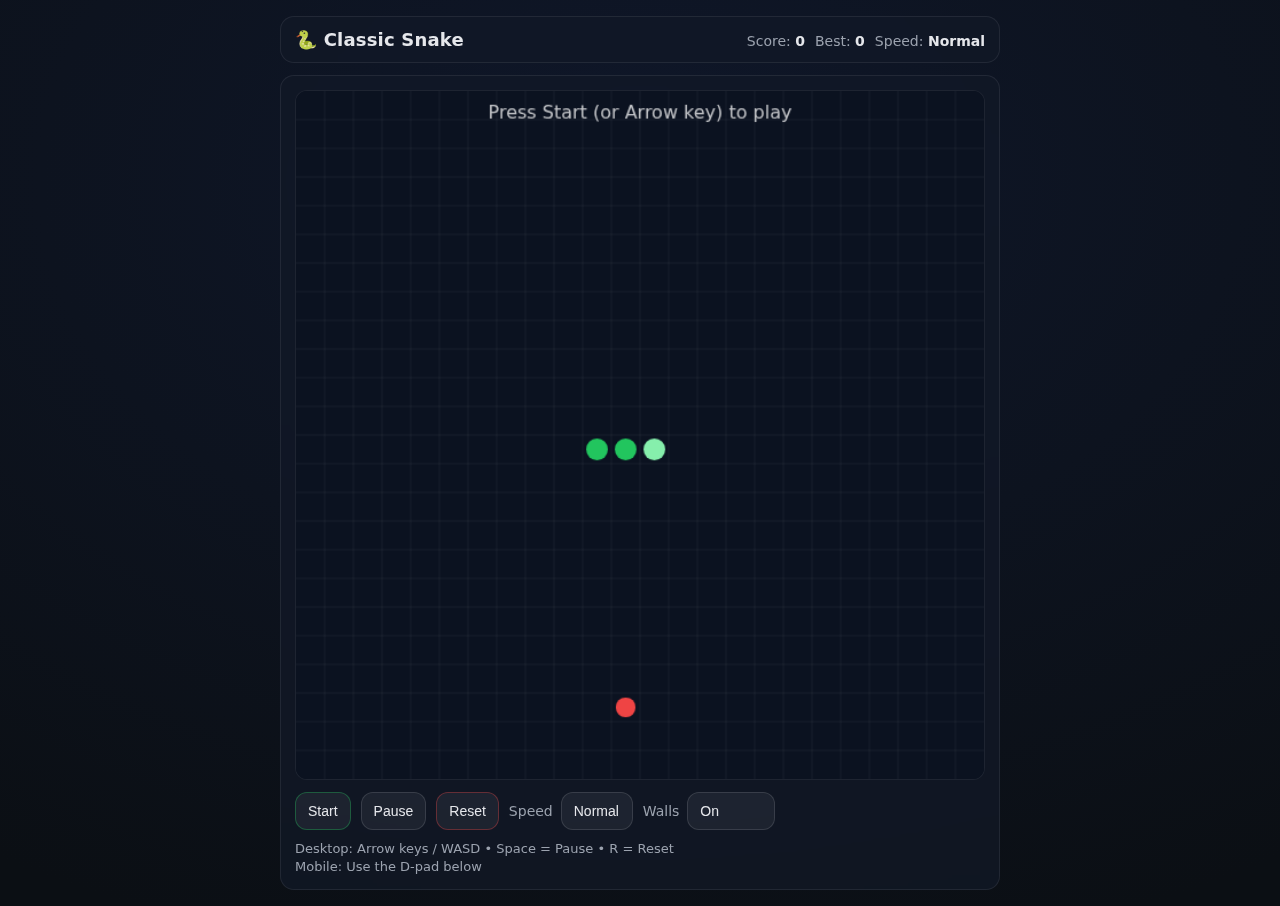
<file: snake.html>
<!doctype html>
<html lang="en">
<head>
  <meta charset="utf-8" />
  <meta name="viewport" content="width=device-width, initial-scale=1" />
  <title>Snake</title>
  <style>
    :root {
      --bg: #0b0f14;
      --panel: #111827;
      --text: #e5e7eb;
      --muted: #9ca3af;
      --accent: #22c55e;
      --danger: #ef4444;
    }
    * { box-sizing: border-box; }
    body {
      margin: 0;
      font-family: system-ui, -apple-system, Segoe UI, Roboto, Arial, sans-serif;
      background: radial-gradient(1200px 800px at 50% 20%, #0f172a, var(--bg));
      color: var(--text);
      display: grid;
      place-items: center;
      min-height: 100vh;
      padding: 16px;
    }
    .wrap {
      width: min(720px, 100%);
      display: grid;
      gap: 12px;
    }
    header {
      display: flex;
      align-items: baseline;
      justify-content: space-between;
      gap: 12px;
      padding: 12px 14px;
      background: rgba(17, 24, 39, 0.75);
      border: 1px solid rgba(255,255,255,0.08);
      border-radius: 14px;
      backdrop-filter: blur(8px);
    }
    header h1 {
      font-size: 18px;
      margin: 0;
      letter-spacing: 0.2px;
    }
    .stats {
      display: flex;
      gap: 10px;
      flex-wrap: wrap;
      font-size: 14px;
      color: var(--muted);
      justify-content: flex-end;
    }
    .stats b { color: var(--text); font-weight: 700; }
    .panel {
      background: rgba(17, 24, 39, 0.75);
      border: 1px solid rgba(255,255,255,0.08);
      border-radius: 14px;
      padding: 14px;
      display: grid;
      gap: 12px;
      backdrop-filter: blur(8px);
    }
    canvas {
      width: 100%;
      height: auto;
      border-radius: 12px;
      border: 1px solid rgba(255,255,255,0.08);
      background: #0b1220;
      display: block;
    }
    .row {
      display: flex;
      flex-wrap: wrap;
      gap: 10px;
      align-items: center;
      justify-content: space-between;
    }
    .controls {
      display: flex;
      gap: 10px;
      flex-wrap: wrap;
      align-items: center;
    }
    button, select {
      appearance: none;
      border: 1px solid rgba(255,255,255,0.12);
      background: rgba(255,255,255,0.06);
      color: var(--text);
      padding: 10px 12px;
      border-radius: 12px;
      font-size: 14px;
      cursor: pointer;
    }
    button:hover, select:hover { border-color: rgba(255,255,255,0.22); }
    button.primary { border-color: rgba(34,197,94,0.35); }
    button.primary:hover { border-color: rgba(34,197,94,0.6); }
    button.danger { border-color: rgba(239,68,68,0.35); }
    button.danger:hover { border-color: rgba(239,68,68,0.6); }
    .hint {
      color: var(--muted);
      font-size: 13px;
      line-height: 1.35;
    }

    /* Mobile D-pad */
    .dpad {
      display: none;
      gap: 8px;
      justify-content: center;
      user-select: none;
      -webkit-user-select: none;
      touch-action: manipulation;
    }
    .dpad .col { display: grid; gap: 8px; }
    .dpad button {
      width: 64px;
      height: 54px;
      font-size: 16px;
      border-radius: 14px;
    }
    @media (max-width: 680px) {
      .dpad { display: flex; }
    }
  </style>
</head>
<body>
  <div class="wrap">
    <header>
      <h1>🐍 Classic Snake</h1>
      <div class="stats">
        <div>Score: <b id="score">0</b></div>
        <div>Best: <b id="best">0</b></div>
        <div>Speed: <b id="speedLabel">Normal</b></div>
      </div>
    </header>

    <div class="panel">
      <canvas id="game" width="600" height="600" aria-label="Snake game"></canvas>

      <div class="row">
        <div class="controls">
          <button class="primary" id="startBtn">Start</button>
          <button id="pauseBtn">Pause</button>
          <button class="danger" id="resetBtn">Reset</button>

          <label style="display:flex; gap:8px; align-items:center; color: var(--muted); font-size:14px;">
            Speed
            <select id="speedSel">
              <option value="10">Slow</option>
              <option value="12" selected>Normal</option>
              <option value="15">Fast</option>
              <option value="18">Insane</option>
            </select>
          </label>

          <label style="display:flex; gap:8px; align-items:center; color: var(--muted); font-size:14px;">
            Walls
            <select id="wallsSel">
              <option value="1" selected>On</option>
              <option value="0">Off (wrap)</option>
            </select>
          </label>
        </div>

        <div class="hint">
          Desktop: Arrow keys / WASD • Space = Pause • R = Reset<br/>
          Mobile: Use the D-pad below
        </div>
      </div>

      <div class="dpad" aria-label="Mobile controls">
        <div class="col">
          <button id="upBtn">▲</button>
          <div style="display:flex; gap:8px; justify-content:center;">
            <button id="leftBtn">◀</button>
            <button id="downBtn">▼</button>
            <button id="rightBtn">▶</button>
          </div>
        </div>
      </div>
    </div>
  </div>

  <script>
    (() => {
      const canvas = document.getElementById("game");
      const ctx = canvas.getContext("2d");

      const scoreEl = document.getElementById("score");
      const bestEl = document.getElementById("best");
      const speedLabelEl = document.getElementById("speedLabel");

      const startBtn = document.getElementById("startBtn");
      const pauseBtn = document.getElementById("pauseBtn");
      const resetBtn = document.getElementById("resetBtn");

      const speedSel = document.getElementById("speedSel");
      const wallsSel = document.getElementById("wallsSel");

      const upBtn = document.getElementById("upBtn");
      const downBtn = document.getElementById("downBtn");
      const leftBtn = document.getElementById("leftBtn");
      const rightBtn = document.getElementById("rightBtn");

      // Grid config
      const GRID = 24;                 // 24x24
      const CELL = canvas.width / GRID;

      // Colors
      const BG = "#0b1220";
      const GRIDLINE = "rgba(255,255,255,0.06)";
      const SNAKE = "#22c55e";
      const SNAKE_HEAD = "#86efac";
      const FOOD = "#ef4444";

      // State
      let snake, dir, nextDir, food, score, best, running, paused, gameOverState;
      let ticksPerSecond = Number(speedSel.value);
      let wallsOn = wallsSel.value === "1";

      // Timing via requestAnimationFrame with fixed tick
      let lastTime = 0;
      let acc = 0;
      const clamp = (n, a, b) => Math.max(a, Math.min(b, n));

      function speedName(tps) {
        if (tps <= 10) return "Slow";
        if (tps <= 12) return "Normal";
        if (tps <= 15) return "Fast";
        return "Insane";
      }

      function loadBest() {
        const v = localStorage.getItem("snake_best");
        best = v ? Number(v) : 0;
        bestEl.textContent = best;
      }
      function saveBest() {
        localStorage.setItem("snake_best", String(best));
        bestEl.textContent = best;
      }

       function resetGame() {
        snake = [
          { x: 12, y: 12 },
          { x: 11, y: 12 },
          { x: 10, y: 12 }
        ];
        dir = { x: 1, y: 0 };
        nextDir = { x: 1, y: 0 };
        score = 0;
        scoreEl.textContent = score;

        gameOverState = false;   // ✅ ADD THIS

        placeFood();
        paused = false;
        running = false;
        pauseBtn.textContent = "Pause";
        draw();
      }

      function placeFood() {
        const occupied = new Set(snake.map(p => `${p.x},${p.y}`));
        while (true) {
          const fx = Math.floor(Math.random() * GRID);
          const fy = Math.floor(Math.random() * GRID);
          if (!occupied.has(`${fx},${fy}`)) {
            food = { x: fx, y: fy };
            return;
          }
        }
      }

      function start() {
        if (gameOverState) resetGame();
        if (!running) {
          running = true;
          paused = false;
          pauseBtn.textContent = "Pause";
          lastTime = performance.now();
          acc = 0;
          requestAnimationFrame(loop);
        } else if (paused) {
          togglePause();
        }
      }

      function togglePause() {
        if (!running) return;
        paused = !paused;
        pauseBtn.textContent = paused ? "Resume" : "Pause";
      }

      function gameOver() {
        running = false;
        paused = false;
        gameOverState = true;
        if (score > best) {
          best = score;
          saveBest();
        }
        // Simple overlay message
        draw();
        ctx.fillStyle = "rgba(0,0,0,0.55)";
        ctx.fillRect(0, 0, canvas.width, canvas.height);
        ctx.fillStyle = "#ffffff";
        ctx.font = "bold 40px system-ui, sans-serif";
        ctx.textAlign = "center";
        ctx.fillText("Game Over", canvas.width / 2, canvas.height / 2 - 10);
        ctx.font = "16px system-ui, sans-serif";
        ctx.fillStyle = "rgba(255,255,255,0.85)";
        ctx.fillText("Press Start to play again", canvas.width / 2, canvas.height / 2 + 22);
      }

      function setDirection(nx, ny) {
        if (gameOverState) return;
        // Prevent reversing into itself
        if (nx === -dir.x && ny === -dir.y) return;
        nextDir = { x: nx, y: ny };
      }

      function tick() {
        if (!running || paused) return;

        dir = nextDir;

        const head = snake[0];
        let nx = head.x + dir.x;
        let ny = head.y + dir.y;

        if (wallsOn) {
          if (nx < 0 || nx >= GRID || ny < 0 || ny >= GRID) {
            gameOver();
            return;
          }
        } else {
          nx = (nx + GRID) % GRID;
          ny = (ny + GRID) % GRID;
        }

        const newHead = { x: nx, y: ny };

        // Collision with body
        for (let i = 0; i < snake.length; i++) {
          if (snake[i].x === newHead.x && snake[i].y === newHead.y) {
            gameOver();
            return;
          }
        }

        snake.unshift(newHead);

        // Eat food?
        if (newHead.x === food.x && newHead.y === food.y) {
          score += 1;
          scoreEl.textContent = score;
          placeFood();
        } else {
          snake.pop();
        }

        draw();
      }

      function drawGrid() {
        ctx.fillStyle = BG;
        ctx.fillRect(0, 0, canvas.width, canvas.height);

        ctx.strokeStyle = GRIDLINE;
        ctx.lineWidth = 1;

        for (let i = 1; i < GRID; i++) {
          const p = i * CELL;
          ctx.beginPath();
          ctx.moveTo(p, 0);
          ctx.lineTo(p, canvas.height);
          ctx.stroke();

          ctx.beginPath();
          ctx.moveTo(0, p);
          ctx.lineTo(canvas.width, p);
          ctx.stroke();
        }
      }

      function draw() {
        drawGrid();

        // Food
        ctx.fillStyle = FOOD;
        ctx.beginPath();
        ctx.roundRect(food.x * CELL + 4, food.y * CELL + 4, CELL - 8, CELL - 8, 8);
        ctx.fill();

        // Snake
        for (let i = snake.length - 1; i >= 0; i--) {
          const p = snake[i];
          ctx.fillStyle = (i === 0) ? SNAKE_HEAD : SNAKE;
          ctx.beginPath();
          ctx.roundRect(p.x * CELL + 3, p.y * CELL + 3, CELL - 6, CELL - 6, 10);
          ctx.fill();
        }

        // HUD tip when not running
        if (!running) {
          ctx.fillStyle = "rgba(255,255,255,0.75)";
          ctx.font = "16px system-ui, sans-serif";
          ctx.textAlign = "center";
          ctx.fillText("Press Start (or Arrow key) to play", canvas.width / 2, 24);
        }

        // paused label
        if (running && paused) {
          ctx.fillStyle = "rgba(0,0,0,0.45)";
          ctx.fillRect(0, 0, canvas.width, canvas.height);
          ctx.fillStyle = "#ffffff";
          ctx.font = "bold 34px system-ui, sans-serif";
          ctx.textAlign = "center";
          ctx.fillText("Paused", canvas.width / 2, canvas.height / 2);
        }
      }

      function loop(t) {
        if (!running) return;

        const dt = (t - lastTime) / 1000;
        lastTime = t;
        acc += dt;

        const step = 1 / clamp(ticksPerSecond, 5, 30);
        while (acc >= step) {
          tick();
          acc -= step;
        }

        requestAnimationFrame(loop);
      }

      // Events
      document.addEventListener("keydown", (e) => {
        const k = e.key.toLowerCase();
        if (k === "arrowup" || k === "w") setDirection(0, -1);
        else if (k === "arrowdown" || k === "s") setDirection(0, 1);
        else if (k === "arrowleft" || k === "a") setDirection(-1, 0);
        else if (k === "arrowright" || k === "d") setDirection(1, 0);
        else if (k === " " ) togglePause();
        else if (k === "r") { resetGame(); start(); }

        // Start on first move key if not running
        if (!running && ["arrowup","arrowdown","arrowleft","arrowright","w","a","s","d"].includes(k)) {
          start();
        }
      });

      startBtn.addEventListener("click", () => { resetGame(); start(); });
      pauseBtn.addEventListener("click", togglePause);
      resetBtn.addEventListener("click", () => { resetGame(); });

      speedSel.addEventListener("change", () => {
        ticksPerSecond = Number(speedSel.value);
        speedLabelEl.textContent = speedName(ticksPerSecond);
      });

      wallsSel.addEventListener("change", () => {
        wallsOn = wallsSel.value === "1";
      });

      // D-pad
      const tap = (btn, dx, dy) => {
        btn.addEventListener("click", () => {
          setDirection(dx, dy);
          if (!running) start();
        });
      };
      tap(upBtn, 0, -1);
      tap(downBtn, 0, 1);
      tap(leftBtn, -1, 0);
      tap(rightBtn, 1, 0);

      // Init
      loadBest();
      speedLabelEl.textContent = speedName(ticksPerSecond);
      // Add roundRect support fallback (older browsers)
      if (!CanvasRenderingContext2D.prototype.roundRect) {
        CanvasRenderingContext2D.prototype.roundRect = function(x, y, w, h, r) {
          r = Math.min(r, w / 2, h / 2);
          this.beginPath();
          this.moveTo(x + r, y);
          this.arcTo(x + w, y, x + w, y + h, r);
          this.arcTo(x + w, y + h, x, y + h, r);
          this.arcTo(x, y + h, x, y, r);
          this.arcTo(x, y, x + w, y, r);
          this.closePath();
          return this;
        };
      }
      resetGame();
    })();
  </script>
</body>
</html>
</file>
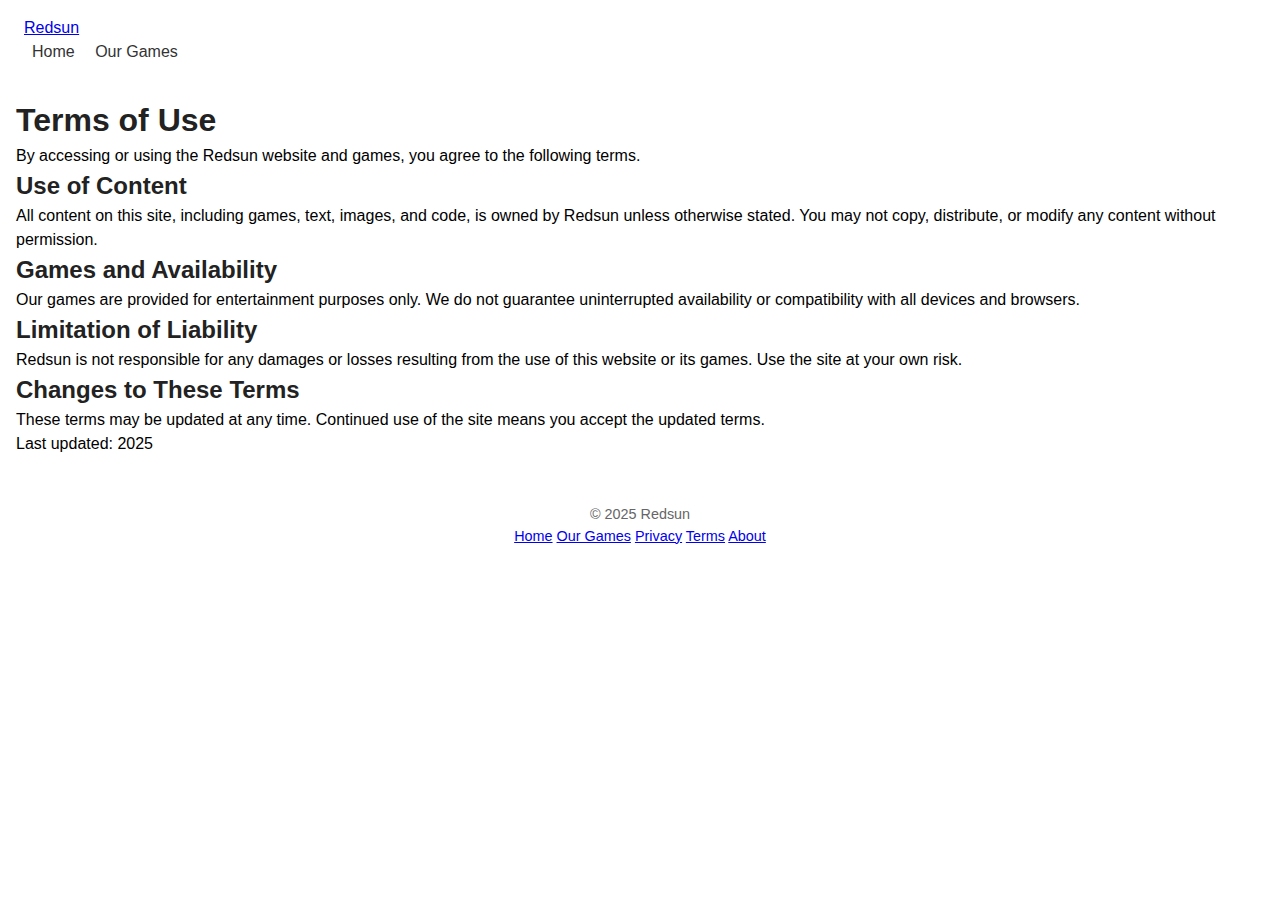
<file: terms.html>
<!DOCTYPE html>
<html lang="en">
<head>
  <meta charset="UTF-8" />
  <meta name="viewport" content="width=device-width, initial-scale=1.0" />
  <title>Terms of Use — Redsun</title>
  <link rel="stylesheet" href="assets/css/styles.css" />
</head>

<body>
  <header class="topbar">
    <div class="container nav-wrap">
      <a class="brand" href="index.html">
        <span class="brand-dot"></span>
        <span class="brand-name">Redsun</span>
      </a>
      <nav class="nav">
        <a href="index.html" class="nav-link">Home</a>
        <a href="apps.html" class="nav-link">Our Games</a>
      </nav>
    </div>
  </header>

  <main class="section">
    <div class="container">
      <h1>Terms of Use</h1>

      <p class="muted">
        By accessing or using the Redsun website and games, you agree to the following terms.
      </p>

      <h2>Use of Content</h2>
      <p class="muted">
        All content on this site, including games, text, images, and code, is owned by Redsun unless otherwise stated.
        You may not copy, distribute, or modify any content without permission.
      </p>

      <h2>Games and Availability</h2>
      <p class="muted">
        Our games are provided for entertainment purposes only. We do not guarantee uninterrupted availability
        or compatibility with all devices and browsers.
      </p>

      <h2>Limitation of Liability</h2>
      <p class="muted">
        Redsun is not responsible for any damages or losses resulting from the use of this website or its games.
        Use the site at your own risk.
      </p>

      <h2>Changes to These Terms</h2>
      <p class="muted">
        These terms may be updated at any time. Continued use of the site means you accept the updated terms.
      </p>

      <p class="muted">
        Last updated: 2025
      </p>
    </div>
  </main>

  <footer class="footer">
    <div class="container footer-wrap">
      <p class="muted">© 2025 Redsun</p>
      <div class="footer-links">
        <a href="index.html">Home</a>
        <a href="apps.html">Our Games</a>
        <a href="privacy.html">Privacy</a>
        <a href="terms.html">Terms</a>
        <a href="about.html">About</a>
      </div>
    </div>
  </footer>
</body>
</html>
</file>
<file: assets/css/styles.css>
﻿* {
    box-sizing: border-box;
    margin: 0;
    padding: 0
}

body {
    font-family: sans-serif;
    padding: 1rem;
    line-height: 1.5
}

header {
    display: flex;
    justify-content: space-between;
    align-items: center;
    margin-bottom: 2rem
}

nav a {
    margin-left: 1rem;
    text-decoration: none;
    color: #333
}

h1, h2, h3 {
    color: #222
}

.btn {
    display: inline-block;
    padding: .5rem 1rem;
    background: #333;
    color: #fff;
    text-decoration: none;
    border-radius: 4px;
}

.app-grid {
    display: grid;
    gap: 1.5rem;
    grid-template-columns: repeat(auto-fit,minmax(240px,1fr));
}

.app-card {
    border: 1px solid #ddd;
    padding: 1rem;
    border-radius: 6px;
    text-align: center
}

    .app-card img {
        max-width: 100%;
        border-radius: 4px
    }

    .app-card a {
        display: inline-block;
        margin-top: .5rem;
        text-decoration: none;
        color: #0066cc
    }

footer {
    text-align: center;
    margin-top: 3rem;
    color: #666;
    font-size: .9rem
}

.brand {
    display: flex;
    align-items: center;
    gap: 8px;
}

.brand-logo {
    width: 40px;
    height: 40px;
    border-radius: 50%;
    display: block;
}
</file>
